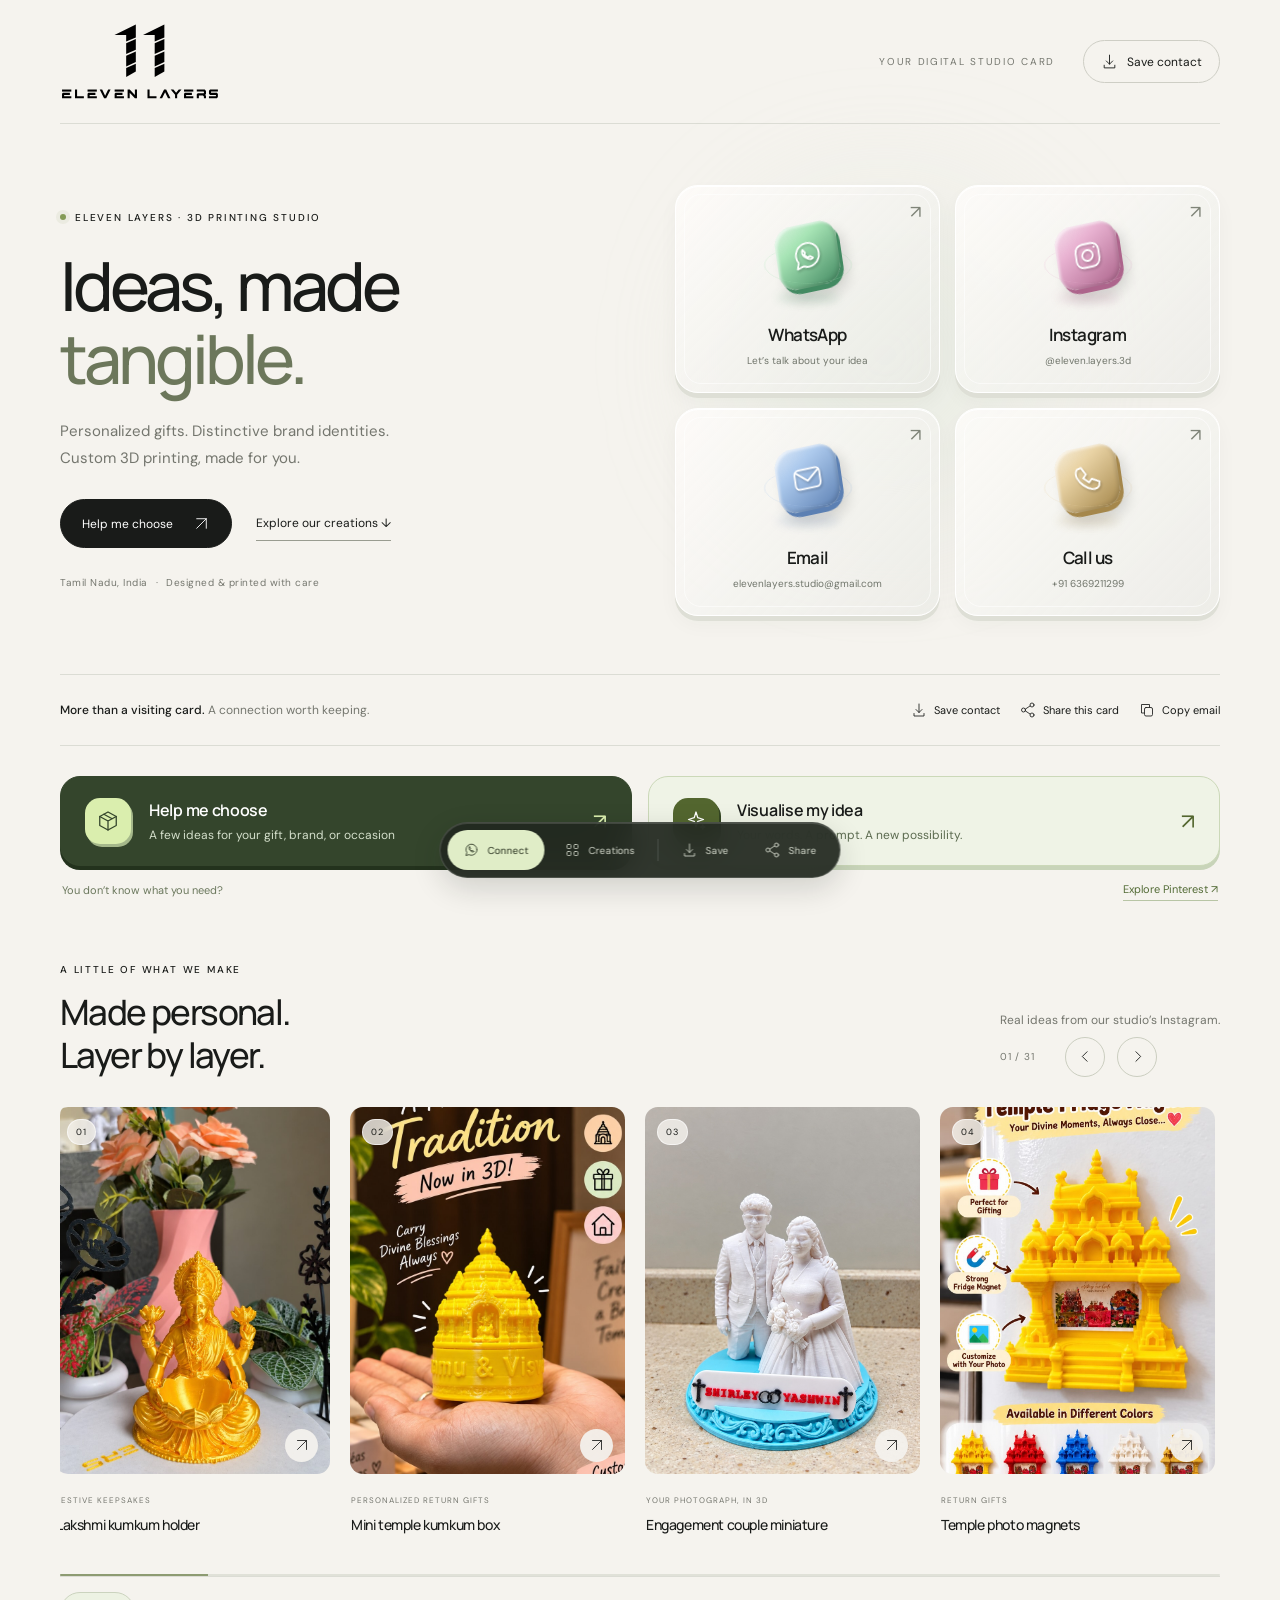
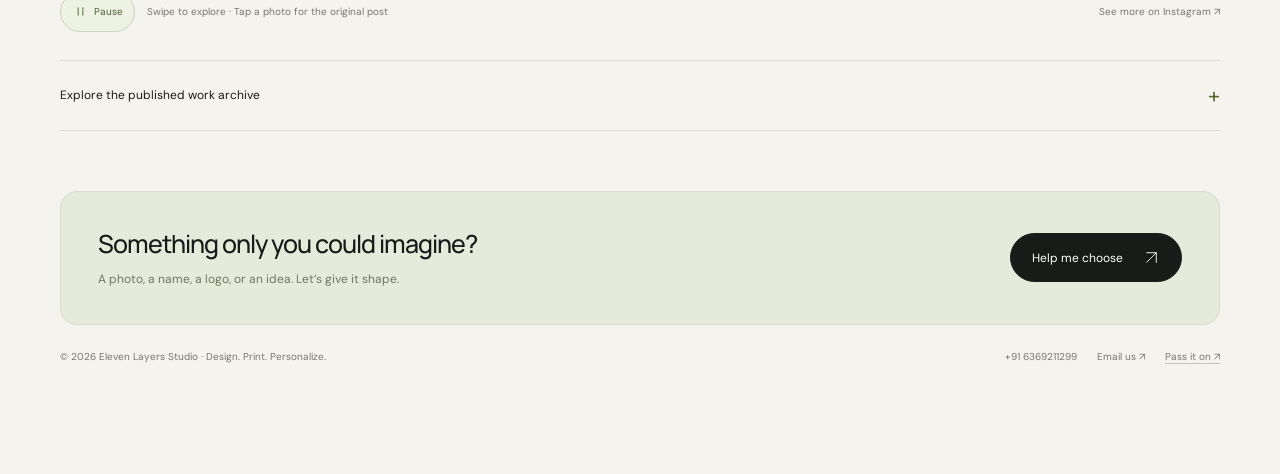
<file: index.html>
<!DOCTYPE html><html lang="en"><head><meta charset="utf-8"><meta name="viewport" content="width=device-width,initial-scale=1"><meta name="theme-color" content="#f5f3ee"><title>Eleven Layers — Your digital studio card</title><meta name="description" content="Connect with Eleven Layers in one tap. Personalized 3D printed gifts, miniatures, logos and custom creations. Tamil Nadu, India."><link rel="preconnect" href="https://fonts.googleapis.com"><link rel="preconnect" href="https://fonts.gstatic.com" crossorigin><link href="https://fonts.googleapis.com/css2?family=DM+Sans:wght@400;500;600;700&family=Manrope:wght@400;500;600;700;800&display=swap" rel="stylesheet"><style>
:root{--paper:#f5f3ee;--ink:#191b19;--muted:#74766e;--line:#dbdcd4;--lime:#daeeae;--accent:#53662f}*{box-sizing:border-box}html{scroll-behavior:smooth;scroll-padding-top:25px}body{margin:0;background:var(--paper);color:var(--ink);font-family:'DM Sans',sans-serif;-webkit-font-smoothing:antialiased;padding-bottom:100px}button,input,select,textarea{font:inherit}button,a{-webkit-tap-highlight-color:transparent}button{cursor:pointer;color:inherit}a{color:inherit;text-decoration:none}button:focus-visible,a:focus-visible,summary:focus-visible,select:focus-visible,textarea:focus-visible,.product-track:focus-visible{outline:3px solid #698c34;outline-offset:5px}::selection{background:var(--lime)}.wrap{max-width:1320px;margin:auto;padding:0 60px}.skip{position:fixed;top:-100px;left:20px;padding:15px;background:var(--ink);color:white;z-index:30}.skip:focus{top:15px}.header{min-height:124px;display:flex;align-items:center;justify-content:space-between;gap:20px;border-bottom:1px solid var(--line)}.brand{width:160px;display:block}.brand svg{display:block;width:100%;height:auto}.header-right{display:flex;align-items:center;gap:28px}.micro{font-size:10px;letter-spacing:1.7px;text-transform:uppercase}.header-right>.micro{color:var(--muted)}.plain-button{display:inline-flex;align-items:center;gap:9px;background:none;border:1px solid #cecec5;border-radius:50px;padding:12px 17px;font-size:12px;transition:background .2s}.plain-button:hover{background:white}.plain-button svg{width:17px;height:17px}.hero{display:grid;grid-template-columns:1fr 1fr;gap:70px;align-items:center;padding:58px 0 56px;min-height:550px;position:relative}.eyebrow{font-size:10px;font-weight:500;letter-spacing:1.8px;display:flex;align-items:center;gap:9px;text-transform:uppercase}.status-dot{width:6px;height:6px;background:#849b56;border-radius:50%;box-shadow:0 0 0 4px #849b5616}h1{font-family:Manrope,sans-serif;font-size:clamp(55px,5.3vw,74px);font-weight:500;line-height:1.08;letter-spacing:-4px;margin:25px 0 22px}h1>span{display:block;color:#6c775b}.intro{font-size:15px;line-height:1.85;color:var(--muted);max-width:360px;margin:0}.hero-actions{display:flex;align-items:center;gap:24px;margin-top:26px}.button{border:1px solid var(--ink);border-radius:50px;padding:15px 21px;display:inline-flex;align-items:center;justify-content:center;gap:20px;background:var(--ink);color:white;font-size:12px;transition:transform .2s,background .2s}.button:hover{background:#363b31;transform:translateY(-2px)}.button svg{width:17px;height:17px}.text-link{background:none;border:0;border-bottom:1px solid #999c90;padding:9px 0;font-size:12px;display:inline-flex;align-items:center;gap:8px}.text-link:hover{color:var(--accent)}.text-link svg{width:15px;height:15px}.location{font-size:10px;color:var(--muted);letter-spacing:.5px;margin-top:28px;display:flex;align-items:center;gap:8px}.contact-grid{display:grid;grid-template-columns:repeat(2,minmax(0,1fr));gap:15px;perspective:1000px;position:relative}.contact-grid:before{content:'';position:absolute;width:300px;height:300px;border-radius:50%;background:#dce4d66b;filter:blur(65px);top:20px;left:60px;z-index:-1}.contact-tile{--c1:#a0c5e9;--c2:#547da9;--soft:#e4edf8;--rx:0deg;--ry:0deg;display:flex;align-items:center;flex-direction:column;justify-content:center;position:relative;min-height:208px;border-radius:23px;border:1px solid #fff;background:linear-gradient(135deg,#fffdfbc9,#e9eae5a8);box-shadow:inset 0 1px 0 white,0 5px 0 #dedfd6,0 9px 20px #292e1a09;transform:rotateX(var(--rx)) rotateY(var(--ry));transform-style:preserve-3d;transition:transform .25s,box-shadow .25s,border-color .25s;isolation:isolate}.contact-tile:before{content:'';position:absolute;inset:8px;border:1px solid #fff8;border-radius:17px;pointer-events:none}.contact-tile:hover{box-shadow:inset 0 1px 0 white,0 7px 0 #dedfd6,0 17px 27px #292e1a12;border-color:var(--c1)}.contact-tile:active{transform:translateY(4px);box-shadow:0 1px 0 #dedfd6}.wa{--c1:#a7e4b5;--c2:#438a62;--soft:#dbeede}.ig{--c1:#e9b3d2;--c2:#ad658c;--soft:#efdfed}.mail{--c1:#adcaed;--c2:#5c80b3;--soft:#dfE7f2}.phone{--c1:#e9d3a5;--c2:#a5874b;--soft:#f1e9d6}.tile-arrow{position:absolute;right:18px;top:14px;font-size:18px;color:#7f8478;transform:translateZ(14px)}.icon-stage{width:100px;height:100px;display:grid;place-items:center;position:relative;margin:0 auto 13px;transform-style:preserve-3d}.icon-cube{display:grid;place-items:center;width:65px;height:65px;border-radius:19px;color:#fff;position:relative;background:linear-gradient(145deg,#ffffffce -25%,var(--c1) 32%,var(--c2) 100%);box-shadow:inset 2px 2px 3px #fff9,inset -2px -2px 4px #0002,3px 5px 0 var(--c2),7px 11px 14px #0002;transform:translateY(-4px) rotate(-12deg) rotateY(-16deg) rotateX(13deg);animation:float-icon 5s ease-in-out infinite;z-index:2}.ig .icon-cube{animation-delay:-1.1s}.mail .icon-cube{animation-delay:-2.2s}.phone .icon-cube{animation-delay:-3.1s}.icon-cube svg{width:35px;height:35px;filter:drop-shadow(1px 2px 1px #0003)}.icon-shadow{position:absolute;width:62px;height:11px;bottom:7px;background:var(--c2);opacity:.18;border-radius:50%;filter:blur(5px)}.orbit{position:absolute;width:88px;height:88px;border:1px solid var(--c1);opacity:.28;border-radius:50%;transform:rotateX(65deg) rotate(-25deg);bottom:1px}.tile-text{display:flex;flex-direction:column;text-align:center;gap:7px;position:relative;transform:translateZ(18px);padding:0 10px}.tile-text strong{font-family:Manrope,sans-serif;font-size:17px;font-weight:600;letter-spacing:-.6px}.tile-text>span{font-size:10px;color:#70756b;line-height:1.5;overflow-wrap:anywhere}.save-strip{display:flex;justify-content:space-between;align-items:center;gap:25px;padding:21px 0;border-top:1px solid var(--line);border-bottom:1px solid var(--line)}.save-strip p{font-size:12px;margin:0;line-height:1.7;color:var(--muted)}.save-strip p strong{color:var(--ink);font-weight:500}.strip-actions{display:flex;gap:20px;align-items:center}.strip-actions button{border:0;background:none;display:flex;align-items:center;gap:7px;padding:6px 0;font-size:11px;white-space:nowrap}.strip-actions svg{width:16px;height:16px}.strip-actions button:hover{color:var(--accent)}.work{padding:60px 0 25px}.work-header{display:flex;justify-content:space-between;align-items:flex-end;gap:30px;margin-bottom:25px}.section-heading{font-family:Manrope,sans-serif;font-size:35px;font-weight:500;line-height:1.23;letter-spacing:-1.6px;margin:15px 0 0}.work-intro{font-size:12px;color:var(--muted);line-height:1.8;margin:0 0 5px}.carousel-tools{display:flex;align-items:center;gap:12px;flex-shrink:0}.carousel-tools button{border:1px solid #cbcec0;width:40px;height:40px;border-radius:50%;background:transparent;display:grid;place-items:center;transition:background .2s}.carousel-tools button:hover{background:var(--lime)}.carousel-tools button:disabled{opacity:.3;cursor:default}.carousel-tools svg{width:17px;height:17px}.counter{font-size:10px;letter-spacing:.8px;color:var(--muted);margin-right:7px;font-variant-numeric:tabular-nums;min-width:46px}.product-track{display:flex;gap:20px;overflow-x:auto;scroll-snap-type:x mandatory;scrollbar-width:none;padding:5px 0 22px;overscroll-behavior-x:contain;border-radius:14px;touch-action:pan-x pan-y;cursor:grab}.product-track::-webkit-scrollbar{display:none}.product-track.dragging{cursor:grabbing;scroll-snap-type:none;user-select:none}.product-slide{flex:0 0 calc((100% - 60px)/4);min-width:0;scroll-snap-align:start}.product-photo{display:block;position:relative;aspect-ratio:3/4;border-radius:13px;overflow:hidden;background:#e2e2da}.product-photo img{width:100%;height:100%;object-fit:cover;display:block;transition:transform .5s}.product-photo:hover img{transform:scale(1.025)}.photo-number{position:absolute;top:12px;left:12px;background:#f5f3eecc;backdrop-filter:blur(7px);border:1px solid #fff9;font-size:9px;letter-spacing:1px;padding:6px 8px;border-radius:50px}.open-photo{position:absolute;bottom:12px;right:12px;width:33px;height:33px;border-radius:50%;background:#f5f3eeee;display:grid;place-items:center}.open-photo svg{width:16px;height:16px}.product-caption{padding:13px 1px 0}.product-caption>span{font-size:8px;text-transform:uppercase;letter-spacing:1px;color:var(--muted)}.product-caption h3{font-family:Manrope,sans-serif;font-weight:500;font-size:14px;line-height:1.5;letter-spacing:-.4px;margin:6px 0 0}.carousel-footer{display:flex;justify-content:space-between;align-items:center;gap:20px;border-top:1px solid var(--line);padding-top:15px;font-size:10px;color:var(--muted)}.carousel-footer .text-link{font-size:10px;border:0}.progress-track{height:2px;background:#e0e1d8;margin-top:17px;overflow:hidden;border-radius:2px}.progress-fill{height:100%;width:10%;background:#8d9b72;transition:width .15s}.work-archive{border-top:1px solid var(--line);border-bottom:1px solid var(--line);margin:28px 0 0}.work-archive summary{list-style:none;display:flex;align-items:center;justify-content:space-between;gap:20px;padding:20px 0;font-size:12px;cursor:pointer}.work-archive summary::-webkit-details-marker{display:none}.archive-plus{font-size:22px;font-weight:400;color:var(--accent)}.work-archive[open] .archive-plus{transform:rotate(45deg)}.archive-intro,.archive-note{font-size:12px;line-height:1.8;color:var(--muted)}.archive-intro{margin:0 0 22px}.archive-grid{display:grid;grid-template-columns:1fr 1fr;gap:30px 45px}.archive-group h3{font-size:16px;font-family:Manrope;font-weight:500;margin:0 0 10px}.archive-group ul{list-style:none;padding:0;margin:0}.archive-group li a{font-size:12px;color:var(--muted);display:flex;justify-content:space-between;gap:12px;padding:9px 0;line-height:1.5}.archive-group li a:hover{color:var(--accent)}.archive-note{padding:10px 0}.archive-inquiry{background:none;border:0;border-bottom:1px solid var(--accent);padding:0;color:var(--accent);font-size:12px}.invitation{display:flex;align-items:center;justify-content:space-between;gap:30px;padding:34px 37px;margin:35px 0 0;background:#e5eadb;border:1px solid #d7ddcc;border-radius:17px}.invitation h2{font-family:Manrope;font-size:25px;font-weight:500;letter-spacing:-1px;margin:0 0 8px}.invitation p{font-size:12px;color:#6e7861;margin:0;line-height:1.8}.invitation .button{white-space:nowrap}.footer{display:flex;justify-content:space-between;gap:25px;padding:25px 0 10px;font-size:10px;color:var(--muted)}.footer button{border:0;border-bottom:1px solid #c0c4b5;background:none;padding:0;font-size:10px;color:var(--muted)}.footer-links{display:flex;gap:20px}.dock{position:fixed;bottom:22px;left:50%;transform:translateX(-50%);display:flex;align-items:center;gap:4px;padding:7px;border:1px solid #ffffff29;border-radius:50px;background:#222820ed;backdrop-filter:blur(16px);box-shadow:0 10px 30px #1a21162a,inset 0 1px 0 #fff2;z-index:10}.dock a,.dock button{border:0;background:none;color:#d2d7ca;display:flex;align-items:center;gap:8px;border-radius:50px;padding:12px 16px;font-size:10px;white-space:nowrap;transition:background .2s}.dock .active,.dock a:hover,.dock button:hover{background:#e0edc7;color:#293220}.dock svg{width:16px;height:16px}.dock-divider{height:22px;width:1px;background:#fff2;margin:0 3px}dialog{border:1px solid var(--line);border-radius:17px;padding:30px;width:min(460px,calc(100% - 32px));max-height:90dvh;background:var(--paper);color:var(--ink)}dialog::backdrop{background:#1f241bc9;backdrop-filter:blur(8px)}.dialog-top{display:flex;align-items:center;justify-content:space-between}.close{width:34px;height:34px;border:1px solid #ccd0c1;background:none;border-radius:50%;font-size:23px}.dialog-title{font-family:Manrope;font-size:31px;font-weight:500;letter-spacing:-1.3px;margin:20px 0 13px}.dialog-copy{font-size:13px;color:var(--muted);line-height:1.7}label{display:block;font-size:12px;margin:18px 0 8px}select,textarea{width:100%;border:1px solid #d2d6c7;background:#fffdf8;border-radius:7px;padding:12px;color:var(--ink);font-size:14px}textarea{resize:vertical;min-height:90px}form .button{width:100%;margin-top:20px}.form-note{font-size:10px;color:var(--muted);text-align:center;line-height:1.7;margin:12px 0 0}.toast{position:fixed;bottom:100px;left:50%;transform:translateX(-50%);padding:13px 20px;background:#232a1e;color:white;border-radius:30px;font-size:12px;z-index:30;max-width:90%;width:max-content;box-shadow:0 5px 20px #0002}.toast:empty{display:none}.sr-only{position:absolute;width:1px;height:1px;padding:0;margin:-1px;overflow:hidden;clip:rect(0,0,0,0);white-space:nowrap;border:0}@keyframes float-icon{50%{transform:translateY(-10px) rotate(-7deg) rotateY(-10deg) rotateX(9deg)}}@media(max-width:1050px){.wrap{padding:0 35px}.hero{gap:35px}h1{font-size:57px;letter-spacing:-3.2px}.contact-tile{min-height:190px}.product-slide{flex-basis:calc((100% - 40px)/3)}}@media(max-width:700px){body{padding-bottom:100px}.wrap{padding:0 23px}.header{min-height:100px}.brand{width:125px}.header-right>.micro{display:none}.plain-button{font-size:10px;padding:10px 13px}.hero{grid-template-columns:1fr;gap:29px;padding:33px 0;min-height:auto}.eyebrow{font-size:8px;letter-spacing:1.5px}h1{font-size:56px;letter-spacing:-3.4px;margin:20px 0 17px}.intro{font-size:13px;max-width:310px}.hero-actions{margin-top:20px;gap:22px}.button{font-size:11px;padding:14px 18px;gap:14px}.text-link{font-size:11px}.location{margin-top:21px;font-size:9px}.contact-grid{gap:13px}.contact-tile{min-height:175px;border-radius:20px}.icon-stage{width:85px;height:84px;margin:0 0 9px}.icon-cube{width:55px;height:55px;border-radius:16px}.icon-cube svg{width:30px;height:30px}.orbit{width:73px;height:73px}.tile-text{gap:5px;padding:0 8px}.tile-text strong{font-size:15px}.tile-text>span{font-size:9px}.tile-arrow{font-size:15px;right:15px;top:12px}.save-strip{display:block;padding:19px 0}.save-strip p{font-size:11px}.strip-actions{margin-top:13px;justify-content:space-between;gap:10px}.strip-actions button{font-size:10px;gap:6px}.work{padding:38px 0 15px}.work-header{align-items:flex-end;gap:12px;margin-bottom:22px}.section-heading{font-size:29px;letter-spacing:-1.4px;margin-top:12px}.work-intro{display:none}.carousel-tools{gap:7px}.carousel-tools button{width:32px;height:32px}.counter{font-size:8px;min-width:35px;margin:0}.product-track{gap:15px;overflow:visible;overflow-x:auto;margin-right:-23px;padding-right:23px;border-radius:10px 0 0 10px}.product-slide{flex-basis:70%;scroll-snap-align:start}.product-photo{border-radius:12px}.product-caption h3{font-size:15px}.product-caption>span{font-size:8px}.carousel-footer{font-size:9px;gap:10px}.carousel-footer .text-link{font-size:9px}.archive-grid{grid-template-columns:1fr;gap:26px}.archive-group h3{font-size:15px}.archive-group li a{font-size:11px}.work-archive summary{font-size:11px}.invitation{display:block;padding:27px 24px;margin-top:27px}.invitation h2{font-size:25px}.invitation p{font-size:11px}.invitation .button{margin-top:20px}.footer{flex-direction:column;gap:16px;font-size:9px;line-height:1.8}.footer-links{justify-content:space-between;font-size:9px}.footer button{font-size:9px}.dock{bottom:16px;padding:6px;gap:0;max-width:calc(100% - 30px)}.dock a,.dock button{padding:12px 13px;gap:6px;font-size:9px}.dock svg{width:15px;height:15px}.dock-divider{margin:0 1px}.toast{bottom:95px;font-size:11px}dialog{padding:25px}.dialog-title{font-size:29px}}@media(max-width:360px){.wrap{padding:0 18px}h1{font-size:49px}.contact-tile{min-height:165px}.tile-text>span{font-size:8px}.dock a,.dock button{padding:11px 10px}.product-track{margin-right:-18px;padding-right:18px}.counter{display:none}}@media(prefers-reduced-motion:reduce){html{scroll-behavior:auto}*,*:before,*:after{animation:none!important;transition:none!important}.contact-tile{transform:none!important}}
@media(max-width:700px){.contact-grid:before{width:220px;height:240px;left:30px}.hero{gap:24px}.hero h1{font-size:48px;letter-spacing:-2.8px;margin:17px 0 16px}.hero-actions{display:none}.location{margin-top:16px}.intro{font-size:12px;line-height:1.8}.contact-tile{min-height:160px}.icon-stage{height:76px;margin-bottom:8px}}
.idea-button{display:flex;align-items:center;gap:18px;margin:30px 0 0;padding:21px 24px;background:#e4ecd7;border:1px solid #c9d7b8;border-radius:20px;box-shadow:0 4px 0 #c8d4b9;transition:transform .2s,box-shadow .2s,background .2s}.idea-button:hover{transform:translateY(-3px);background:#eaf2dd;box-shadow:0 7px 0 #c8d4b9}.idea-icon{display:grid;place-items:center;flex:none;width:46px;height:46px;border-radius:15px;background:#53662f;color:#fff;box-shadow:2px 3px 0 #344522}.idea-icon svg{width:24px;height:24px}.idea-copy{display:flex;flex-direction:column;gap:5px;min-width:0}.idea-copy strong{font-family:Manrope,sans-serif;font-size:16px;font-weight:600;letter-spacing:-.3px}.idea-copy span{font-size:12px;line-height:1.5;color:#5c6b50}.idea-arrow{margin-left:auto;font-size:22px;color:#53662f}.idea-button:focus-visible{outline:3px solid #698c34;outline-offset:5px}@media(max-width:700px){.idea-button{margin-top:24px;padding:18px;gap:14px;border-radius:17px}.idea-icon{width:40px;height:40px;border-radius:13px}.idea-copy strong{font-size:14px}.idea-copy span{font-size:11px}.idea-arrow{font-size:19px}}

.discovery-actions{display:grid;grid-template-columns:1fr 1fr;gap:16px;margin-top:30px}.discovery-actions .idea-button{margin:0}.choose-entry{width:100%;text-align:left;background:#34452c;border-color:#34452c;color:#fff;box-shadow:0 4px 0 #23321d}.choose-entry:hover{background:#415337;box-shadow:0 7px 0 #23321d}.choose-entry .idea-icon{background:#daeeae;color:#34452c;box-shadow:2px 3px 0 #a5b88b}.choose-entry .idea-copy span{color:#d4dfcb}.choose-entry .idea-arrow{color:#daeeae}
#project-dialog{width:min(700px,calc(100% - 24px));padding:0;max-height:calc(100dvh - 24px);overflow:hidden;border-radius:23px}#project-dialog[open]{display:flex;flex-direction:column}#project-dialog [hidden]{display:none!important}#project-dialog .dialog-top{padding:18px 25px;border-bottom:1px solid var(--line);flex-shrink:0}#project-dialog .dialog-top .eyebrow{font-size:9px}#project-dialog .close{flex-shrink:0}#project-form{display:flex;flex-direction:column;min-height:0;margin:0;overflow:hidden}.choose-body{padding:0 26px 22px;overflow-y:auto;overscroll-behavior:contain;scrollbar-width:thin;min-height:0}#project-dialog .dialog-title{margin:23px 0 10px;font-size:32px;outline:none}#project-dialog .dialog-copy{margin:0 0 21px;font-size:13px}.choose-progress{display:flex;gap:6px;width:68px;margin-left:auto;margin-right:18px}.choose-progress span{height:3px;border-radius:5px;flex:1;background:#d5d8cc}.choose-progress span.is-current{background:#738b4e}.choose-categories,.choose-example-fieldset,#choose-details{border:0;padding:0;margin:0;min-width:0}.choice-options{display:grid;grid-template-columns:1fr 1fr;gap:10px}.choice-card,.example-card{display:block;position:relative;margin:0;cursor:pointer}.choice-radio{position:absolute;width:1px;height:1px;opacity:0;pointer-events:none}.choice-surface{display:flex;flex-direction:column;gap:5px;min-height:76px;border:1px solid #d3d8ca;border-radius:13px;background:#fffdf8;padding:15px 17px;transition:border-color .18s,background .18s,box-shadow .18s}.choice-surface strong{font-size:13px;font-weight:600}.choice-surface small{font-size:10px;line-height:1.5;color:var(--muted)}.choice-radio:checked+.choice-surface{border-color:#71894c;background:#edf3e2;box-shadow:inset 0 0 0 1px #71894c}.choice-radio:focus-visible+.choice-surface,.choice-radio:focus-visible+.example-surface{outline:3px solid #698c34;outline-offset:3px}.choice-surface:hover{border-color:#8c9d75}.choose-unsure,.choose-open{display:flex;align-items:center;gap:9px;font-size:12px;margin:14px 0 0;min-height:32px;cursor:pointer}.choose-unsure input,.choose-open input{accent-color:#53662f;min-width:16px;min-height:16px;margin:0}.choose-example-fieldset{margin-top:20px}.choose-example-fieldset legend{font-size:12px;font-weight:500;padding:0;margin-bottom:11px;width:100%}.choose-example-fieldset legend span{font-size:10px;font-weight:400;color:var(--muted)}.choose-examples{display:grid;grid-template-columns:repeat(3,minmax(0,1fr));gap:11px}.example-surface{height:100%;display:flex;flex-direction:column;overflow:hidden;border:1px solid #d3d8ca;border-radius:12px;background:#fffdf8;transition:border-color .18s,box-shadow .18s}.example-surface img{display:block;width:100%;height:105px;object-fit:cover;object-position:center}.example-surface span{display:block;padding:10px 11px;font-size:11px;line-height:1.45;font-weight:500}.choice-radio:checked+.example-surface{border-color:#71894c;box-shadow:0 0 0 2px #71894c;background:#edf3e2}.choose-example-note{font-size:10px;line-height:1.6;color:var(--muted);margin:9px 0 0}.choose-footer{padding:17px 26px 19px;flex-shrink:0;border-top:1px solid var(--line);background:#f5f3ee}#project-dialog .choose-footer .button{margin:0;width:100%;min-height:48px}.choose-footer .form-note{margin:9px 0 0;line-height:1.5}.choose-back{display:inline-flex;align-items:center;gap:6px;border:0;padding:5px 0;background:none;font-size:11px;color:#53662f}.choose-summary{font-size:12px;line-height:1.7;padding:13px 15px;background:#e8eedf;border:1px solid #d4ddc7;border-radius:12px;margin:13px 0 2px}.choose-summary strong{font-weight:500}.choose-fields{display:grid;grid-template-columns:1fr 1fr;gap:14px}.choose-fields label,#choose-details>label{font-size:12px;margin:17px 0 8px}.choose-optional{font-size:10px;color:var(--muted);font-weight:400}#choose-details input{display:block;width:100%;min-width:0;min-height:45px;border:1px solid #d2d6c7;background:#fffdf8;border-radius:8px;padding:11px 12px;color:var(--ink);font:inherit;font-size:13px}#choose-details textarea{min-height:86px;font-size:13px}#choose-details input:focus-visible{outline:3px solid #698c34;outline-offset:2px}.choose-reference-note{font-size:11px;line-height:1.7;color:var(--muted);margin:15px 0 0}.choose-send svg{flex-shrink:0}
@media(max-width:700px){.discovery-actions{grid-template-columns:1fr;gap:14px;margin-top:24px}#project-dialog .dialog-top{padding:15px 19px}.choose-body{padding:0 19px 19px}#project-dialog .dialog-title{font-size:26px;letter-spacing:-1px;margin-top:20px}#project-dialog .dialog-copy{font-size:12px;margin-bottom:17px}.choice-surface{min-height:73px;padding:13px}.choice-surface strong{font-size:12px}.choice-surface small{font-size:9px}.choose-examples{gap:8px}.example-surface img{height:88px}.example-surface span{padding:8px;font-size:10px}.choose-footer{padding:14px 19px 16px}.choose-fields{gap:11px}#choose-details input{font-size:12px;padding:11px 9px}#project-dialog .choose-send{font-size:11px;gap:13px}.choose-progress{width:46px;margin-right:12px}}@media(max-width:360px){.choice-surface{padding:11px}.example-surface img{height:74px}.choose-fields{grid-template-columns:1fr;gap:0}}

.visualise-entry{background:#eff3e6;border-color:#cbd8b8}.visualise-entry .idea-icon{background:#53662f}.inspiration-link{display:flex;align-items:center;justify-content:space-between;gap:15px;padding:14px 2px 2px;color:#6b785d;font-size:11px;line-height:1.8}.inspiration-link span{color:#536b36;border-bottom:1px solid #b8c5a5;white-space:nowrap}@media(max-width:700px){.inspiration-link{font-size:10px;align-items:flex-start}.inspiration-link span{font-size:10px}}

.product-track.has-autoplay{scroll-snap-type:none;scroll-behavior:auto}.carousel-footer{flex-wrap:wrap}.carousel-footer-left{display:flex;align-items:center;gap:12px;flex:1;min-width:200px}.carousel-footer-left>span{line-height:1.7}.carousel-autoplay{display:inline-flex;align-items:center;justify-content:center;gap:6px;min-height:40px;min-width:75px;padding:8px 11px;flex-shrink:0;border:1px solid #cbd3be;border-radius:24px;background:#edf2e3;color:#4c6236;font-size:10px}.carousel-autoplay:hover{background:#e0ebcc}.carousel-autoplay svg{width:15px;height:15px}.carousel-autoplay:disabled{cursor:default;opacity:.65}.carousel-footer>.text-link{white-space:nowrap}@media(max-width:700px){.carousel-footer-left{gap:9px;min-width:190px}.carousel-autoplay{font-size:9px;min-width:67px;padding:7px 9px}.carousel-autoplay svg{width:13px;height:13px}}
</style></head><body id="top"><a href="#main" class="skip">Skip to content</a><div class="wrap"><header class="header"><a class="brand" href="#top" aria-label="Eleven Layers home"><svg xmlns="http://www.w3.org/2000/svg" viewBox="75 315 1110 550" aria-hidden="true">
  
  
  <g fill="#000000">
    <path id="symbol-0-1" d="M 453,405 L 601,332 L 601,422 L 534,451 L 534,405 Z"/>
    <path id="symbol-0-2" d="M 534,463 L 601,433 L 601,507 L 534,537 Z"/>
    <path id="symbol-0-3" d="M 534,549 L 601,519 L 601,593 L 534,623 Z"/>
    <path id="symbol-0-4" d="M 534,635 L 601,605 L 601,659 L 534,696 Z"/>
    <path id="symbol-198-1" d="M 651,405 L 799,332 L 799,422 L 732,451 L 732,405 Z"/>
    <path id="symbol-198-2" d="M 732,463 L 799,433 L 799,507 L 732,537 Z"/>
    <path id="symbol-198-3" d="M 732,549 L 799,519 L 799,593 L 732,623 Z"/>
    <path id="symbol-198-4" d="M 732,635 L 799,605 L 799,659 L 732,696 Z"/>
    <path id="e1-cap" d="M 89,783.5 L 153.5,783.5 L 153.5,798 L 89,798 Z"/>
    <path id="e1-body" d="M 94.6,806.25 L 143.5,806.25 L 143.5,820.75 L 103.5,820.75 L 103.5,829.75 L 153.5,829.75 L 153.5,844.25 L 89,844.25 L 89,812.25 Z"/>
    <path id="l1" d="M 179,783.5 L 193.5,783.5 L 193.5,829.75 L 240.5,829.75 L 240.5,844.25 L 179,844.25 Z"/>
    <path id="e2-cap" d="M 266,783.5 L 330.5,783.5 L 330.5,798 L 266,798 Z"/>
    <path id="e2-body" d="M 271.6,806.25 L 320.5,806.25 L 320.5,820.75 L 280.5,820.75 L 280.5,829.75 L 330.5,829.75 L 330.5,844.25 L 266,844.25 L 266,812.25 Z"/>
    <path id="v" d="M 350.5,783.5 L 367.5,783.5 L 388.2,826.4 L 409,783.5 L 426,783.5 L 395.5,844.25 L 380.9,844.25 Z"/>
    <path id="e3-cap" d="M 454,783.5 L 518.5,783.5 L 518.5,798 L 454,798 Z"/>
    <path id="e3-body" d="M 459.6,806.25 L 508.5,806.25 L 508.5,820.75 L 468.5,820.75 L 468.5,829.75 L 518.5,829.75 L 518.5,844.25 L 454,844.25 L 454,812.25 Z"/>
    <path id="n" d="M 544,783.5 L 558.5,783.5 L 594.5,822.35 L 594.5,783.5 L 609,783.5 L 609,844.25 L 594.5,844.25 L 558.5,805.4 L 558.5,844.25 L 544,844.25 Z"/>
    <path id="l2" d="M 682,783.5 L 696.5,783.5 L 696.5,829.75 L 744.5,829.75 L 744.5,844.25 L 682,844.25 Z"/>
    <path id="a" d="M 797,783.5 L 811.6,783.5 L 841.2,844.25 L 824.2,844.25 L 804.3,802.5 L 783.4,844.25 L 766.4,844.25 Z"/>
    <path id="y" d="M 843.1,783.5 L 862,783.5 L 880.5,805.75 L 899,783.5 L 917.9,783.5 L 887.75,820.5 L 887.75,844.25 L 873.25,844.25 L 873.25,820.5 Z"/>
    <path id="e4-cap" d="M 935.5,783.5 L 1000,783.5 L 1000,798 L 935.5,798 Z"/>
    <path id="e4-body" d="M 941.1,806.25 L 990,806.25 L 990,820.75 L 950,820.75 L 950,829.75 L 1000,829.75 L 1000,844.25 L 935.5,844.25 L 935.5,812.25 Z"/>
    <path id="r" d="M 1024,783.5 L 1079.25,783.5 L 1084.25,788.5 L 1088,795 L 1088,812 L 1083.5,820.25 L 1088,829.5 L 1088,844.25 L 1073.5,844.25 L 1073.5,832.25 L 1066.5,825.25 L 1038.5,825.25 L 1038.5,844.25 L 1024,844.25 L 1024,816.5 L 1030.75,809.75 L 1071.5,809.75 L 1073.5,807.75 L 1073.5,800 L 1071.5,798 L 1024,798 Z"/>
    <path id="s" d="M 1116,783.5 L 1170.5,783.5 L 1170.5,798 L 1124.25,798 L 1122.75,799.5 L 1122.75,804.75 L 1124.25,806.25 L 1163.75,806.25 L 1170.5,814 L 1170.5,835.25 L 1163.5,844.25 L 1108.5,844.25 L 1108.5,829.75 L 1155.75,829.75 L 1157,828.25 L 1157,822.25 L 1155.75,820.75 L 1116,820.75 L 1108.5,813 L 1108.5,792 Z"/>
  </g>
</svg>
</a><div class="header-right"><span class="micro">Your digital studio card</span><button class="plain-button" data-save><svg viewBox="0 0 32 32" fill="none" stroke="currentColor" stroke-width="1.7" stroke-linecap="round" stroke-linejoin="round" aria-hidden="true"><path d="M16 4v17m-6-6 6 6 6-6M6 23v5h20v-5"/></svg> Save contact</button></div></header>
<main id="main"><section class="hero" id="connect" aria-labelledby="hero-title"><div class="hero-copy"><div class="eyebrow"><span class="status-dot"></span>Eleven Layers · 3D printing studio</div><h1 id="hero-title">Ideas, made<span>tangible.</span></h1><p class="intro">Personalized gifts. Distinctive brand identities.<br>Custom 3D printing, made for you.</p><div class="hero-actions"><button class="button" data-choose>Help me choose <svg viewBox="0 0 32 32" fill="none" stroke="currentColor" stroke-width="1.7" stroke-linecap="round" stroke-linejoin="round" aria-hidden="true"><path d="M7 25 25 7M7 7h18v18"/></svg></button><a class="text-link" href="#work">Explore our creations ↓</a></div><div class="location">Tamil Nadu, India <span aria-hidden="true">·</span> Designed & printed with care</div></div><div class="contact-grid" aria-label="Connect with Eleven Layers"><a class="contact-tile wa" href="https://wa.me/916369211299" aria-label="Chat on WhatsApp Business" target="_blank" rel="noopener noreferrer"><span class="tile-arrow">↗</span><span class="icon-stage"><span class="icon-shadow"></span><span class="icon-cube"><svg viewBox="0 0 32 32" fill="none" stroke="currentColor" stroke-width="1.7" stroke-linecap="round" stroke-linejoin="round" aria-hidden="true"><path d="M27 15.5a11 11 0 0 1-16 9.8L5 27l1.7-5.8A11 11 0 1 1 27 15.5Z"/><path d="M12 10c-4 4 6 13 9 9l-3-2-2 1-3-3 1-2-2-3Z"/></svg></span><span class="orbit"></span></span><span class="tile-text"><strong>WhatsApp</strong><span>Let’s talk about your idea</span></span></a><a class="contact-tile ig" href="https://www.instagram.com/eleven.layers.3d/" aria-label="Open Eleven Layers Instagram" target="_blank" rel="noopener noreferrer"><span class="tile-arrow">↗</span><span class="icon-stage"><span class="icon-shadow"></span><span class="icon-cube"><svg viewBox="0 0 32 32" fill="none" stroke="currentColor" stroke-width="1.7" stroke-linecap="round" stroke-linejoin="round" aria-hidden="true"><rect x="5" y="5" width="22" height="22" rx="7"/><circle cx="16" cy="16" r="5"/><circle cx="23" cy="9" r="1" fill="currentColor" stroke="none"/></svg></span><span class="orbit"></span></span><span class="tile-text"><strong>Instagram</strong><span>@eleven.layers.3d</span></span></a><a class="contact-tile mail" href="mailto:elevenlayers.studio@gmail.com" aria-label="Email Eleven Layers Studio"><span class="tile-arrow">↗</span><span class="icon-stage"><span class="icon-shadow"></span><span class="icon-cube"><svg viewBox="0 0 32 32" fill="none" stroke="currentColor" stroke-width="1.7" stroke-linecap="round" stroke-linejoin="round" aria-hidden="true"><rect x="4" y="7" width="24" height="18" rx="4"/><path d="m5 9 11 9L27 9"/></svg></span><span class="orbit"></span></span><span class="tile-text"><strong>Email</strong><span>elevenlayers.studio@gmail.com</span></span></a><a class="contact-tile phone" href="tel:+916369211299" aria-label="Call Eleven Layers Studio at +91 6369211299"><span class="tile-arrow">↗</span><span class="icon-stage"><span class="icon-shadow"></span><span class="icon-cube"><svg viewBox="0 0 32 32" fill="none" stroke="currentColor" stroke-width="1.7" stroke-linecap="round" stroke-linejoin="round" aria-hidden="true"><path d="M11 5 7 6C0 14 19 33 26 25l1-4-7-4-3 3-5-5 3-3-4-7Z"/></svg></span><span class="orbit"></span></span><span class="tile-text"><strong>Call us</strong><span>+91 6369211299</span></span></a></div></section>
<div class="save-strip"><p><strong>More than a visiting card.</strong> A connection worth keeping.</p><div class="strip-actions"><button data-save><svg viewBox="0 0 32 32" fill="none" stroke="currentColor" stroke-width="1.7" stroke-linecap="round" stroke-linejoin="round" aria-hidden="true"><path d="M16 4v17m-6-6 6 6 6-6M6 23v5h20v-5"/></svg> Save contact</button><button data-share><svg viewBox="0 0 32 32" fill="none" stroke="currentColor" stroke-width="1.7" stroke-linecap="round" stroke-linejoin="round" aria-hidden="true"><circle cx="24" cy="6" r="4"/><circle cx="7" cy="16" r="4"/><circle cx="24" cy="26" r="4"/><path d="m11 14 9-6m-9 10 9 6"/></svg> Share this card</button><button id="copy-email"><svg viewBox="0 0 32 32" fill="none" stroke="currentColor" stroke-width="1.7" stroke-linecap="round" stroke-linejoin="round" aria-hidden="true"><rect x="11" y="11" width="16" height="17" rx="3"/><path d="M21 10V5H5v17h5"/></svg> Copy email</button></div></div>
<div class="discovery-actions"><button class="idea-button choose-entry" type="button" data-choose><span class="idea-icon" aria-hidden="true"><svg viewBox="0 0 32 32" fill="none" stroke="currentColor" stroke-width="1.7" stroke-linecap="round" stroke-linejoin="round"><path d="M16 4 5 10v12l11 6 11-6V10L16 4Z"/><path d="m5 10 11 6 11-6M16 16v12M10.5 7l11 6"/></svg></span><span class="idea-copy"><strong>Help me choose</strong><span>A few ideas for your gift, brand, or occasion</span></span><span class="idea-arrow" aria-hidden="true">↗</span></button><a class="idea-button visualise-entry" href="idea-studio/"><span class="idea-icon" aria-hidden="true"><svg viewBox="0 0 32 32" fill="none" stroke="currentColor" stroke-width="1.7" stroke-linecap="round" stroke-linejoin="round"><path d="M16 4l2.4 7.6L26 14l-7.6 2.4L16 24l-2.4-7.6L6 14l7.6-2.4L16 4Z"/><path d="M25 21l.8 2.2L28 24l-2.2.8L25 27l-.8-2.2L22 24l2.2-.8L25 21Z"/></svg></span><span class="idea-copy"><strong>Visualise my idea</strong><span>Your words. A prompt. A new possibility.</span></span><span class="idea-arrow" aria-hidden="true">↗</span></a></div><a class="inspiration-link" href="https://in.pinterest.com/search/pins/?q=trending%203d%20printed%20ideas&amp;rs=typed" target="_blank" rel="noopener noreferrer">You don’t know what you need? <span>Explore Pinterest ↗</span></a>
<section class="work" id="work" aria-labelledby="work-title"><div class="work-header"><div><div class="eyebrow">A little of what we make</div><h2 class="section-heading" id="work-title">Made personal.<br>Layer by layer.</h2></div><div><p class="work-intro">Real ideas from our studio’s Instagram.</p><div class="carousel-tools"><span class="counter" id="carousel-counter" aria-live="off">01 / 31</span><button id="previous" aria-label="Previous products"><svg viewBox="0 0 32 32" fill="none" stroke="currentColor" stroke-width="1.7" stroke-linecap="round" stroke-linejoin="round" aria-hidden="true"><path d="m19 7-9 9 9 9"/></svg></button><button id="next" aria-label="Next products"><svg viewBox="0 0 32 32" fill="none" stroke="currentColor" stroke-width="1.7" stroke-linecap="round" stroke-linejoin="round" aria-hidden="true"><path d="m13 7 9 9-9 9"/></svg></button></div></div></div><div class="product-track" id="product-track" role="region" aria-roledescription="carousel" aria-label="Studio creations. Swipe, scroll, or use arrow keys to browse." tabindex="0"><article class="product-slide" aria-label="1 of 31: Lakshmi kumkum holder"><a href="https://www.instagram.com/eleven.layers.3d/reel/De_qGFGyLFH/" target="_blank" rel="noopener noreferrer" class="product-photo"><img src="assets/studio-01.jpg" alt="Lakshmi kumkum holder shared by Eleven Layers on Instagram" loading="lazy" draggable="false"><span class="photo-number">01</span><span class="open-photo"><svg viewBox="0 0 32 32" fill="none" stroke="currentColor" stroke-width="1.7" stroke-linecap="round" stroke-linejoin="round" aria-hidden="true"><path d="M7 25 25 7M7 7h18v18"/></svg><span class="sr-only">Open original Instagram post</span></span></a><div class="product-caption"><span>Festive keepsakes</span><h3>Lakshmi kumkum holder</h3></div></article><article class="product-slide" aria-label="2 of 31: Mini temple kumkum box"><a href="https://www.instagram.com/eleven.layers.3d/reel/DcEIQJ5S-2O/" target="_blank" rel="noopener noreferrer" class="product-photo"><img src="assets/studio-02.jpg" alt="Mini temple kumkum box shared by Eleven Layers on Instagram" loading="lazy" draggable="false"><span class="photo-number">02</span><span class="open-photo"><svg viewBox="0 0 32 32" fill="none" stroke="currentColor" stroke-width="1.7" stroke-linecap="round" stroke-linejoin="round" aria-hidden="true"><path d="M7 25 25 7M7 7h18v18"/></svg><span class="sr-only">Open original Instagram post</span></span></a><div class="product-caption"><span>Personalized return gifts</span><h3>Mini temple kumkum box</h3></div></article><article class="product-slide" aria-label="3 of 31: Engagement couple miniature"><a href="https://www.instagram.com/eleven.layers.3d/p/De7J5oySXmO/" target="_blank" rel="noopener noreferrer" class="product-photo"><img src="assets/studio-03.jpg" alt="Engagement couple miniature shared by Eleven Layers on Instagram" loading="lazy" draggable="false"><span class="photo-number">03</span><span class="open-photo"><svg viewBox="0 0 32 32" fill="none" stroke="currentColor" stroke-width="1.7" stroke-linecap="round" stroke-linejoin="round" aria-hidden="true"><path d="M7 25 25 7M7 7h18v18"/></svg><span class="sr-only">Open original Instagram post</span></span></a><div class="product-caption"><span>Your photograph, in 3D</span><h3>Engagement couple miniature</h3></div></article><article class="product-slide" aria-label="4 of 31: Temple photo magnets"><a href="https://www.instagram.com/eleven.layers.3d/reel/DemDOE8y7Di/" target="_blank" rel="noopener noreferrer" class="product-photo"><img src="assets/studio-04.jpg" alt="Temple photo magnets shared by Eleven Layers on Instagram" loading="lazy" draggable="false"><span class="photo-number">04</span><span class="open-photo"><svg viewBox="0 0 32 32" fill="none" stroke="currentColor" stroke-width="1.7" stroke-linecap="round" stroke-linejoin="round" aria-hidden="true"><path d="M7 25 25 7M7 7h18v18"/></svg><span class="sr-only">Open original Instagram post</span></span></a><div class="product-caption"><span>Return gifts</span><h3>Temple photo magnets</h3></div></article><article class="product-slide" aria-label="5 of 31: Name piggy bank"><a href="https://www.instagram.com/eleven.layers.3d/p/De7K7-fSCEw/" target="_blank" rel="noopener noreferrer" class="product-photo"><img src="assets/studio-05.jpg" alt="Name piggy bank shared by Eleven Layers on Instagram" loading="lazy" draggable="false"><span class="photo-number">05</span><span class="open-photo"><svg viewBox="0 0 32 32" fill="none" stroke="currentColor" stroke-width="1.7" stroke-linecap="round" stroke-linejoin="round" aria-hidden="true"><path d="M7 25 25 7M7 7h18v18"/></svg><span class="sr-only">Open original Instagram post</span></span></a><div class="product-caption"><span>Personalized gifts</span><h3>Name piggy bank</h3></div></article><article class="product-slide" aria-label="6 of 31: Mini flower-vase magnets"><a href="https://www.instagram.com/eleven.layers.3d/p/DdG8Z45lOLf/" target="_blank" rel="noopener noreferrer" class="product-photo"><img src="assets/studio-06.jpg" alt="Mini flower-vase magnets shared by Eleven Layers on Instagram" loading="lazy" draggable="false"><span class="photo-number">06</span><span class="open-photo"><svg viewBox="0 0 32 32" fill="none" stroke="currentColor" stroke-width="1.7" stroke-linecap="round" stroke-linejoin="round" aria-hidden="true"><path d="M7 25 25 7M7 7h18v18"/></svg><span class="sr-only">Open original Instagram post</span></span></a><div class="product-caption"><span>Little gifts, lots of colour</span><h3>Mini flower-vase magnets</h3></div></article><article class="product-slide" aria-label="7 of 31: Name keychain with charm"><a href="https://www.instagram.com/eleven.layers.3d/reel/DcGVALDSHHV/" target="_blank" rel="noopener noreferrer" class="product-photo"><img src="assets/studio-07.jpg" alt="Name keychain with charm shared by Eleven Layers on Instagram" loading="lazy" draggable="false"><span class="photo-number">07</span><span class="open-photo"><svg viewBox="0 0 32 32" fill="none" stroke="currentColor" stroke-width="1.7" stroke-linecap="round" stroke-linejoin="round" aria-hidden="true"><path d="M7 25 25 7M7 7h18v18"/></svg><span class="sr-only">Open original Instagram post</span></span></a><div class="product-caption"><span>Made with your name</span><h3>Name keychain with charm</h3></div></article><article class="product-slide" aria-label="8 of 31: Dentist pen stand"><a href="https://www.instagram.com/eleven.layers.3d/reel/Deo8TVFyIsM/" target="_blank" rel="noopener noreferrer" class="product-photo"><img src="assets/studio-08.jpg" alt="Dentist pen stand shared by Eleven Layers on Instagram" loading="lazy" draggable="false"><span class="photo-number">08</span><span class="open-photo"><svg viewBox="0 0 32 32" fill="none" stroke="currentColor" stroke-width="1.7" stroke-linecap="round" stroke-linejoin="round" aria-hidden="true"><path d="M7 25 25 7M7 7h18v18"/></svg><span class="sr-only">Open original Instagram post</span></span></a><div class="product-caption"><span>Personalized desk pieces</span><h3>Dentist pen stand</h3></div></article><article class="product-slide" aria-label="9 of 31: Portrait miniature"><a href="https://www.instagram.com/eleven.layers.3d/p/DewNO6myuxP/" target="_blank" rel="noopener noreferrer" class="product-photo"><img src="assets/studio-09.jpg" alt="Portrait miniature shared by Eleven Layers on Instagram" loading="lazy" draggable="false"><span class="photo-number">09</span><span class="open-photo"><svg viewBox="0 0 32 32" fill="none" stroke="currentColor" stroke-width="1.7" stroke-linecap="round" stroke-linejoin="round" aria-hidden="true"><path d="M7 25 25 7M7 7h18v18"/></svg><span class="sr-only">Open original Instagram post</span></span></a><div class="product-caption"><span>Photo-to-3D keepsakes</span><h3>Portrait miniature</h3></div></article><article class="product-slide" aria-label="10 of 31: Corporate logo pen stand"><a href="https://www.instagram.com/eleven.layers.3d/p/DdoKTpXFJDZ/" target="_blank" rel="noopener noreferrer" class="product-photo"><img src="assets/studio-10.jpg" alt="Corporate logo pen stand shared by Eleven Layers on Instagram" loading="lazy" draggable="false"><span class="photo-number">10</span><span class="open-photo"><svg viewBox="0 0 32 32" fill="none" stroke="currentColor" stroke-width="1.7" stroke-linecap="round" stroke-linejoin="round" aria-hidden="true"><path d="M7 25 25 7M7 7h18v18"/></svg><span class="sr-only">Open original Instagram post</span></span></a><div class="product-caption"><span>Business branding</span><h3>Corporate logo pen stand</h3></div></article><article class="product-slide" aria-label="11 of 31: Dhee Cakes logo"><a href="https://www.instagram.com/eleven.layers.3d/reel/De128d4SVOs/" target="_blank" rel="noopener noreferrer" class="product-photo"><img src="assets/studio-11.jpg" alt="Dhee Cakes logo shared by Eleven Layers on Instagram" loading="lazy" draggable="false"><span class="photo-number">11</span><span class="open-photo"><svg viewBox="0 0 32 32" fill="none" stroke="currentColor" stroke-width="1.7" stroke-linecap="round" stroke-linejoin="round" aria-hidden="true"><path d="M7 25 25 7M7 7h18v18"/></svg><span class="sr-only">Open original Instagram post</span></span></a><div class="product-caption"><span>Custom brand identities</span><h3>Dhee Cakes logo</h3></div></article><article class="product-slide" aria-label="12 of 31: Clinic wall logo"><a href="https://www.instagram.com/eleven.layers.3d/reel/De364j2yJzS/" target="_blank" rel="noopener noreferrer" class="product-photo"><img src="assets/studio-12.jpg" alt="Clinic wall logo shared by Eleven Layers on Instagram" loading="lazy" draggable="false"><span class="photo-number">12</span><span class="open-photo"><svg viewBox="0 0 32 32" fill="none" stroke="currentColor" stroke-width="1.7" stroke-linecap="round" stroke-linejoin="round" aria-hidden="true"><path d="M7 25 25 7M7 7h18v18"/></svg><span class="sr-only">Open original Instagram post</span></span></a><div class="product-caption"><span>Custom signage</span><h3>Clinic wall logo</h3></div></article><article class="product-slide" aria-label="13 of 31: Peekaboo school project"><a href="https://www.instagram.com/eleven.layers.3d/reel/Dcp_sBASxJN/" target="_blank" rel="noopener noreferrer" class="product-photo"><img src="assets/studio-13.jpg" alt="Peekaboo school project shared by Eleven Layers on Instagram" loading="lazy" draggable="false"><span class="photo-number">13</span><span class="open-photo"><svg viewBox="0 0 32 32" fill="none" stroke="currentColor" stroke-width="1.7" stroke-linecap="round" stroke-linejoin="round" aria-hidden="true"><path d="M7 25 25 7M7 7h18v18"/></svg><span class="sr-only">Open original Instagram post</span></span></a><div class="product-caption"><span>Custom commissions</span><h3>Peekaboo school project</h3></div></article><article class="product-slide" aria-label="14 of 31: Heart photo magnet"><a href="https://www.instagram.com/eleven.layers.3d/reel/DcL6vVKy6q8/" target="_blank" rel="noopener noreferrer" class="product-photo"><img src="assets/studio-14.jpg" alt="Heart photo magnet shared by Eleven Layers on Instagram" loading="lazy" draggable="false"><span class="photo-number">14</span><span class="open-photo"><svg viewBox="0 0 32 32" fill="none" stroke="currentColor" stroke-width="1.7" stroke-linecap="round" stroke-linejoin="round" aria-hidden="true"><path d="M7 25 25 7M7 7h18v18"/></svg><span class="sr-only">Open original Instagram post</span></span></a><div class="product-caption"><span>Personalized keepsakes</span><h3>Heart photo magnet</h3></div></article><article class="product-slide" aria-label="15 of 31: Colour activity toy"><a href="https://www.instagram.com/eleven.layers.3d/p/DeytfdrlNAy/" target="_blank" rel="noopener noreferrer" class="product-photo"><img src="assets/studio-15.jpg" alt="Colour activity toy shared by Eleven Layers on Instagram" loading="lazy" draggable="false"><span class="photo-number">15</span><span class="open-photo"><svg viewBox="0 0 32 32" fill="none" stroke="currentColor" stroke-width="1.7" stroke-linecap="round" stroke-linejoin="round" aria-hidden="true"><path d="M7 25 25 7M7 7h18v18"/></svg><span class="sr-only">Open original Instagram post</span></span></a><div class="product-caption"><span>Playful creations</span><h3>Colour activity toy</h3></div></article><article class="product-slide" aria-label="16 of 31: Animal puzzles"><a href="https://www.instagram.com/eleven.layers.3d/reel/Dd3pqxXylcD/" target="_blank" rel="noopener noreferrer" class="product-photo"><img src="assets/studio-16.jpg" alt="Animal puzzles shared by Eleven Layers on Instagram" loading="lazy" draggable="false"><span class="photo-number">16</span><span class="open-photo"><svg viewBox="0 0 32 32" fill="none" stroke="currentColor" stroke-width="1.7" stroke-linecap="round" stroke-linejoin="round" aria-hidden="true"><path d="M7 25 25 7M7 7h18v18"/></svg><span class="sr-only">Open original Instagram post</span></span></a><div class="product-caption"><span>Interlocking animal designs</span><h3>Animal puzzles</h3></div></article><article class="product-slide" aria-label="17 of 31: Animal figures"><a href="https://www.instagram.com/eleven.layers.3d/p/DdMTZAeFLLq/" target="_blank" rel="noopener noreferrer" class="product-photo"><img src="assets/studio-17.jpg" alt="Animal figures shared by Eleven Layers on Instagram" loading="lazy" draggable="false"><span class="photo-number">17</span><span class="open-photo"><svg viewBox="0 0 32 32" fill="none" stroke="currentColor" stroke-width="1.7" stroke-linecap="round" stroke-linejoin="round" aria-hidden="true"><path d="M7 25 25 7M7 7h18v18"/></svg><span class="sr-only">Open original Instagram post</span></span></a><div class="product-caption"><span>Tiny colourful companions</span><h3>Animal figures</h3></div></article><article class="product-slide" aria-label="18 of 31: Mini charms collection"><a href="https://www.instagram.com/eleven.layers.3d/reel/DdgdT6Cynt8/" target="_blank" rel="noopener noreferrer" class="product-photo"><img src="assets/studio-18.jpg" alt="Mini charms collection shared by Eleven Layers on Instagram" loading="lazy" draggable="false"><span class="photo-number">18</span><span class="open-photo"><svg viewBox="0 0 32 32" fill="none" stroke="currentColor" stroke-width="1.7" stroke-linecap="round" stroke-linejoin="round" aria-hidden="true"><path d="M7 25 25 7M7 7h18v18"/></svg><span class="sr-only">Open original Instagram post</span></span></a><div class="product-caption"><span>Small gifts with personality</span><h3>Mini charms collection</h3></div></article><article class="product-slide" aria-label="19 of 31: Magnetic name design"><a href="https://www.instagram.com/eleven.layers.3d/p/DdEQ_spFFu-/" target="_blank" rel="noopener noreferrer" class="product-photo"><img src="assets/studio-19.jpg" alt="Magnetic name design shared by Eleven Layers on Instagram" loading="lazy" draggable="false"><span class="photo-number">19</span><span class="open-photo"><svg viewBox="0 0 32 32" fill="none" stroke="currentColor" stroke-width="1.7" stroke-linecap="round" stroke-linejoin="round" aria-hidden="true"><path d="M7 25 25 7M7 7h18v18"/></svg><span class="sr-only">Open original Instagram post</span></span></a><div class="product-caption"><span>Names made personal</span><h3>Magnetic name design</h3></div></article><article class="product-slide" aria-label="20 of 31: Photo lithophane"><a href="https://www.instagram.com/eleven.layers.3d/p/DeyMOlESdZ-/" target="_blank" rel="noopener noreferrer" class="product-photo"><img src="assets/studio-20.jpg" alt="Photo lithophane shared by Eleven Layers on Instagram" loading="lazy" draggable="false"><span class="photo-number">20</span><span class="open-photo"><svg viewBox="0 0 32 32" fill="none" stroke="currentColor" stroke-width="1.7" stroke-linecap="round" stroke-linejoin="round" aria-hidden="true"><path d="M7 25 25 7M7 7h18v18"/></svg><span class="sr-only">Open original Instagram post</span></span></a><div class="product-caption"><span>A memory that glows</span><h3>Photo lithophane</h3></div></article><article class="product-slide" aria-label="21 of 31: Vinayagar idol"><a href="https://www.instagram.com/eleven.layers.3d/reel/DdBkBXTyovQ/" target="_blank" rel="noopener noreferrer" class="product-photo"><img src="assets/studio-21.jpg" alt="Vinayagar idol shared by Eleven Layers on Instagram" loading="lazy" draggable="false"><span class="photo-number">21</span><span class="open-photo"><svg viewBox="0 0 32 32" fill="none" stroke="currentColor" stroke-width="1.7" stroke-linecap="round" stroke-linejoin="round" aria-hidden="true"><path d="M7 25 25 7M7 7h18v18"/></svg><span class="sr-only">Open original Instagram post</span></span></a><div class="product-caption"><span>Festive creations</span><h3>Vinayagar idol</h3></div></article><article class="product-slide" aria-label="22 of 31: Krishna creation"><a href="https://www.instagram.com/eleven.layers.3d/reel/Dc53qZyyeHX/" target="_blank" rel="noopener noreferrer" class="product-photo"><img src="assets/studio-22.jpg" alt="Krishna creation shared by Eleven Layers on Instagram" loading="lazy" draggable="false"><span class="photo-number">22</span><span class="open-photo"><svg viewBox="0 0 32 32" fill="none" stroke="currentColor" stroke-width="1.7" stroke-linecap="round" stroke-linejoin="round" aria-hidden="true"><path d="M7 25 25 7M7 7h18v18"/></svg><span class="sr-only">Open original Instagram post</span></span></a><div class="product-caption"><span>Devotional gifts</span><h3>Krishna creation</h3></div></article><article class="product-slide" aria-label="23 of 31: Praying-hands vase"><a href="https://www.instagram.com/eleven.layers.3d/p/DdjLu-zlBPB/" target="_blank" rel="noopener noreferrer" class="product-photo"><img src="assets/studio-23.jpg" alt="Praying-hands vase shared by Eleven Layers on Instagram" loading="lazy" draggable="false"><span class="photo-number">23</span><span class="open-photo"><svg viewBox="0 0 32 32" fill="none" stroke="currentColor" stroke-width="1.7" stroke-linecap="round" stroke-linejoin="round" aria-hidden="true"><path d="M7 25 25 7M7 7h18v18"/></svg><span class="sr-only">Open original Instagram post</span></span></a><div class="product-caption"><span>Sculptural creations</span><h3>Praying-hands vase</h3></div></article><article class="product-slide" aria-label="24 of 31: Twisted flower vase"><a href="https://www.instagram.com/eleven.layers.3d/p/DdgDTOHFK-M/" target="_blank" rel="noopener noreferrer" class="product-photo"><img src="assets/studio-24.jpg" alt="Twisted flower vase shared by Eleven Layers on Instagram" loading="lazy" draggable="false"><span class="photo-number">24</span><span class="open-photo"><svg viewBox="0 0 32 32" fill="none" stroke="currentColor" stroke-width="1.7" stroke-linecap="round" stroke-linejoin="round" aria-hidden="true"><path d="M7 25 25 7M7 7h18v18"/></svg><span class="sr-only">Open original Instagram post</span></span></a><div class="product-caption"><span>Form, printed in layers</span><h3>Twisted flower vase</h3></div></article><article class="product-slide" aria-label="25 of 31: Buddha pot stand"><a href="https://www.instagram.com/eleven.layers.3d/reel/Dc8a95mS4fN/" target="_blank" rel="noopener noreferrer" class="product-photo"><img src="assets/studio-25.jpg" alt="Buddha pot stand shared by Eleven Layers on Instagram" loading="lazy" draggable="false"><span class="photo-number">25</span><span class="open-photo"><svg viewBox="0 0 32 32" fill="none" stroke="currentColor" stroke-width="1.7" stroke-linecap="round" stroke-linejoin="round" aria-hidden="true"><path d="M7 25 25 7M7 7h18v18"/></svg><span class="sr-only">Open original Instagram post</span></span></a><div class="product-caption"><span>Sculptural creations</span><h3>Buddha pot stand</h3></div></article><article class="product-slide" aria-label="26 of 31: Everyday essentials tray"><a href="https://www.instagram.com/eleven.layers.3d/p/DdWTTHqFNvc/" target="_blank" rel="noopener noreferrer" class="product-photo"><img src="assets/studio-26.jpg" alt="Everyday essentials tray shared by Eleven Layers on Instagram" loading="lazy" draggable="false"><span class="photo-number">26</span><span class="open-photo"><svg viewBox="0 0 32 32" fill="none" stroke="currentColor" stroke-width="1.7" stroke-linecap="round" stroke-linejoin="round" aria-hidden="true"><path d="M7 25 25 7M7 7h18v18"/></svg><span class="sr-only">Open original Instagram post</span></span></a><div class="product-caption"><span>Made for the little things</span><h3>Everyday essentials tray</h3></div></article><article class="product-slide" aria-label="27 of 31: Personalized key holder"><a href="https://www.instagram.com/eleven.layers.3d/p/Dc0zLg2lPkJ/" target="_blank" rel="noopener noreferrer" class="product-photo"><img src="assets/studio-27.jpg" alt="Personalized key holder shared by Eleven Layers on Instagram" loading="lazy" draggable="false"><span class="photo-number">27</span><span class="open-photo"><svg viewBox="0 0 32 32" fill="none" stroke="currentColor" stroke-width="1.7" stroke-linecap="round" stroke-linejoin="round" aria-hidden="true"><path d="M7 25 25 7M7 7h18v18"/></svg><span class="sr-only">Open original Instagram post</span></span></a><div class="product-caption"><span>A name for your space</span><h3>Personalized key holder</h3></div></article><article class="product-slide" aria-label="28 of 31: School pen stands"><a href="https://www.instagram.com/eleven.layers.3d/p/DdO_B-GD-W3/" target="_blank" rel="noopener noreferrer" class="product-photo"><img src="assets/studio-28.jpg" alt="School pen stands shared by Eleven Layers on Instagram" loading="lazy" draggable="false"><span class="photo-number">28</span><span class="open-photo"><svg viewBox="0 0 32 32" fill="none" stroke="currentColor" stroke-width="1.7" stroke-linecap="round" stroke-linejoin="round" aria-hidden="true"><path d="M7 25 25 7M7 7h18v18"/></svg><span class="sr-only">Open original Instagram post</span></span></a><div class="product-caption"><span>Custom desk pieces</span><h3>School pen stands</h3></div></article><article class="product-slide" aria-label="29 of 31: Storage rack"><a href="https://www.instagram.com/eleven.layers.3d/p/Dc_CdrVFLxz/" target="_blank" rel="noopener noreferrer" class="product-photo"><img src="assets/studio-29.jpg" alt="Storage rack shared by Eleven Layers on Instagram" loading="lazy" draggable="false"><span class="photo-number">29</span><span class="open-photo"><svg viewBox="0 0 32 32" fill="none" stroke="currentColor" stroke-width="1.7" stroke-linecap="round" stroke-linejoin="round" aria-hidden="true"><path d="M7 25 25 7M7 7h18v18"/></svg><span class="sr-only">Open original Instagram post</span></span></a><div class="product-caption"><span>Custom functional prints</span><h3>Storage rack</h3></div></article><article class="product-slide" aria-label="30 of 31: Spoon stand"><a href="https://www.instagram.com/eleven.layers.3d/p/DcwIKOXDzFg/" target="_blank" rel="noopener noreferrer" class="product-photo"><img src="assets/studio-30.jpg" alt="Spoon stand shared by Eleven Layers on Instagram" loading="lazy" draggable="false"><span class="photo-number">30</span><span class="open-photo"><svg viewBox="0 0 32 32" fill="none" stroke="currentColor" stroke-width="1.7" stroke-linecap="round" stroke-linejoin="round" aria-hidden="true"><path d="M7 25 25 7M7 7h18v18"/></svg><span class="sr-only">Open original Instagram post</span></span></a><div class="product-caption"><span>Everyday creations</span><h3>Spoon stand</h3></div></article><article class="product-slide" aria-label="31 of 31: Elephant tealight holder"><a href="https://www.instagram.com/eleven.layers.3d/p/De9G5cnS-Kd/" target="_blank" rel="noopener noreferrer" class="product-photo"><img src="assets/studio-31.jpg" alt="Elephant tealight holder shared by Eleven Layers on Instagram" loading="lazy" draggable="false"><span class="photo-number">31</span><span class="open-photo"><svg viewBox="0 0 32 32" fill="none" stroke="currentColor" stroke-width="1.7" stroke-linecap="round" stroke-linejoin="round" aria-hidden="true"><path d="M7 25 25 7M7 7h18v18"/></svg><span class="sr-only">Open original Instagram post</span></span></a><div class="product-caption"><span>Festive gifts</span><h3>Elephant tealight holder</h3></div></article></div><div class="progress-track" aria-hidden="true"><div class="progress-fill" id="carousel-progress"></div></div><div class="carousel-footer"><div class="carousel-footer-left"><button type="button" id="carousel-autoplay" class="carousel-autoplay" aria-controls="product-track" aria-label="Pause automatic scrolling" title="Pause automatic scrolling"><svg viewBox="0 0 32 32" fill="none" stroke="currentColor" stroke-width="2" stroke-linecap="round" stroke-linejoin="round" aria-hidden="true"><path d="M11 8v16M21 8v16"/></svg><span>Pause</span></button><span>Swipe to explore · Tap a photo for the original post</span></div><a class="text-link" href="https://www.instagram.com/eleven.layers.3d/" target="_blank" rel="noopener noreferrer">See more on Instagram ↗</a></div><details class="work-archive"><summary><span>Explore the published work archive</span><span class="archive-plus" aria-hidden="true">+</span></summary><p class="archive-intro">More creations shared by our studio. Follow any title to its original Instagram post.</p><div class="archive-grid"><section class="archive-group"><h3>Personalized keepsakes</h3><ul><li><a href="https://www.instagram.com/eleven.layers.3d/p/De7J5oySXmO/" target="_blank" rel="noopener noreferrer"><span>Engagement &amp; couple miniatures</span><span aria-hidden="true">↗</span></a></li><li><a href="https://www.instagram.com/eleven.layers.3d/p/DewNO6myuxP/" target="_blank" rel="noopener noreferrer"><span>Photo-to-3D portrait miniatures</span><span aria-hidden="true">↗</span></a></li><li><a href="https://www.instagram.com/eleven.layers.3d/p/DeyMOlESdZ-/" target="_blank" rel="noopener noreferrer"><span>Lithophane photo keepsakes</span><span aria-hidden="true">↗</span></a></li><li><a href="https://www.instagram.com/eleven.layers.3d/p/De7K7-fSCEw/" target="_blank" rel="noopener noreferrer"><span>Name piggy banks</span><span aria-hidden="true">↗</span></a></li><li><a href="https://www.instagram.com/eleven.layers.3d/reel/DcGVALDSHHV/" target="_blank" rel="noopener noreferrer"><span>Name keychains with charms</span><span aria-hidden="true">↗</span></a></li><li><a href="https://www.instagram.com/eleven.layers.3d/reel/DcL6vVKy6q8/" target="_blank" rel="noopener noreferrer"><span>Heart-shaped photo magnets</span><span aria-hidden="true">↗</span></a></li><li><a href="https://www.instagram.com/eleven.layers.3d/reel/DdgdT6Cynt8/" target="_blank" rel="noopener noreferrer"><span>Mini charms &amp; gift collection</span><span aria-hidden="true">↗</span></a></li></ul></section><section class="archive-group"><h3>Business & desk projects</h3><ul><li><a href="https://www.instagram.com/stories/highlights/18147777403478050/" target="_blank" rel="noopener noreferrer"><span>Custom 3D wall frames</span><span aria-hidden="true">↗</span></a></li><li><a href="https://www.instagram.com/eleven.layers.3d/reel/De364j2yJzS/" target="_blank" rel="noopener noreferrer"><span>Dermatology clinic wall logo</span><span aria-hidden="true">↗</span></a></li><li><a href="https://www.instagram.com/eleven.layers.3d/reel/De128d4SVOs/" target="_blank" rel="noopener noreferrer"><span>Dhee Cakes brand logo</span><span aria-hidden="true">↗</span></a></li><li><a href="https://www.instagram.com/eleven.layers.3d/p/DdoKTpXFJDZ/" target="_blank" rel="noopener noreferrer"><span>Corporate logo pen stands</span><span aria-hidden="true">↗</span></a></li><li><a href="https://www.instagram.com/eleven.layers.3d/reel/Deo8TVFyIsM/" target="_blank" rel="noopener noreferrer"><span>Dentist pen stands</span><span aria-hidden="true">↗</span></a></li><li><a href="https://www.instagram.com/eleven.layers.3d/p/DdO_B-GD-W3/" target="_blank" rel="noopener noreferrer"><span>School &amp; classroom pen stands</span><span aria-hidden="true">↗</span></a></li><li><a href="https://www.instagram.com/eleven.layers.3d/reel/Dc3YVjdyVDM/" target="_blank" rel="noopener noreferrer"><span>Personalized pen stands</span><span aria-hidden="true">↗</span></a></li><li><a href="https://www.instagram.com/eleven.layers.3d/reel/Dcp_sBASxJN/" target="_blank" rel="noopener noreferrer"><span>Peekaboo school branding</span><span aria-hidden="true">↗</span></a></li><li><a href="https://www.instagram.com/eleven.layers.3d/reel/Devu2apSDt4/" target="_blank" rel="noopener noreferrer"><span>Customer-supplied custom designs</span><span aria-hidden="true">↗</span></a></li></ul></section><section class="archive-group"><h3>Return gifts & play</h3><ul><li><a href="https://www.instagram.com/eleven.layers.3d/reel/DemDOE8y7Di/" target="_blank" rel="noopener noreferrer"><span>Temple photo fridge magnets</span><span aria-hidden="true">↗</span></a></li><li><a href="https://www.instagram.com/eleven.layers.3d/p/DdG8Z45lOLf/" target="_blank" rel="noopener noreferrer"><span>Mini flower-vase magnets</span><span aria-hidden="true">↗</span></a></li><li><a href="https://www.instagram.com/eleven.layers.3d/p/DdEQ_spFFu-/" target="_blank" rel="noopener noreferrer"><span>Magnetic name designs</span><span aria-hidden="true">↗</span></a></li><li><a href="https://www.instagram.com/eleven.layers.3d/reel/Dd3pqxXylcD/" target="_blank" rel="noopener noreferrer"><span>Animal puzzles</span><span aria-hidden="true">↗</span></a></li><li><a href="https://www.instagram.com/eleven.layers.3d/p/DdMTZAeFLLq/" target="_blank" rel="noopener noreferrer"><span>Animal figures</span><span aria-hidden="true">↗</span></a></li><li><a href="https://www.instagram.com/eleven.layers.3d/p/DeytfdrlNAy/" target="_blank" rel="noopener noreferrer"><span>Colour activity toy</span><span aria-hidden="true">↗</span></a></li></ul></section><section class="archive-group"><h3>More published designs</h3><ul><li><a href="https://www.instagram.com/stories/highlights/18018542768931092/" target="_blank" rel="noopener noreferrer"><span>Custom utensil holders</span><span aria-hidden="true">↗</span></a></li><li><a href="https://www.instagram.com/eleven.layers.3d/p/De_rhVLSmXl/" target="_blank" rel="noopener noreferrer"><span>Lakshmi kumkum holder</span><span aria-hidden="true">↗</span></a></li><li><a href="https://www.instagram.com/eleven.layers.3d/reel/DcEIQJ5S-2O/" target="_blank" rel="noopener noreferrer"><span>Mini temple kumkum box</span><span aria-hidden="true">↗</span></a></li><li><a href="https://www.instagram.com/eleven.layers.3d/p/De9G5cnS-Kd/" target="_blank" rel="noopener noreferrer"><span>Elephant tealight holder</span><span aria-hidden="true">↗</span></a></li><li><a href="https://www.instagram.com/eleven.layers.3d/reel/DdBkBXTyovQ/" target="_blank" rel="noopener noreferrer"><span>Vinayagar idol</span><span aria-hidden="true">↗</span></a></li><li><a href="https://www.instagram.com/eleven.layers.3d/reel/Dc53qZyyeHX/" target="_blank" rel="noopener noreferrer"><span>Krishna creation</span><span aria-hidden="true">↗</span></a></li><li><a href="https://www.instagram.com/eleven.layers.3d/reel/Dc8a95mS4fN/" target="_blank" rel="noopener noreferrer"><span>Buddha pot stand</span><span aria-hidden="true">↗</span></a></li><li><a href="https://www.instagram.com/eleven.layers.3d/p/DdjLu-zlBPB/" target="_blank" rel="noopener noreferrer"><span>Praying-hands vase</span><span aria-hidden="true">↗</span></a></li><li><a href="https://www.instagram.com/eleven.layers.3d/p/DdgDTOHFK-M/" target="_blank" rel="noopener noreferrer"><span>Twisted flower vase</span><span aria-hidden="true">↗</span></a></li><li><a href="https://www.instagram.com/eleven.layers.3d/p/DdWTTHqFNvc/" target="_blank" rel="noopener noreferrer"><span>Everyday essentials tray</span><span aria-hidden="true">↗</span></a></li><li><a href="https://www.instagram.com/eleven.layers.3d/p/Dc_CdrVFLxz/" target="_blank" rel="noopener noreferrer"><span>Custom storage rack</span><span aria-hidden="true">↗</span></a></li><li><a href="https://www.instagram.com/eleven.layers.3d/p/Dc0zLg2lPkJ/" target="_blank" rel="noopener noreferrer"><span>Personalized key holder</span><span aria-hidden="true">↗</span></a></li><li><a href="https://www.instagram.com/eleven.layers.3d/p/DcwIKOXDzFg/" target="_blank" rel="noopener noreferrer"><span>Spoon stand</span><span aria-hidden="true">↗</span></a></li></ul></section></div><p class="archive-note">Have a design of your own? <button class="archive-inquiry" data-project="Custom 3D printing">Let’s make it personal ↗</button></p></details></section>
<section class="invitation" aria-labelledby="invite-title"><div><h2 id="invite-title">Something only you could imagine?</h2><p>A photo, a name, a logo, or an idea. Let’s give it shape.</p></div><button class="button" data-choose>Help me choose <svg viewBox="0 0 32 32" fill="none" stroke="currentColor" stroke-width="1.7" stroke-linecap="round" stroke-linejoin="round" aria-hidden="true"><path d="M7 25 25 7M7 7h18v18"/></svg></button></section></main><footer class="footer"><span>© <span id="year">2026</span> Eleven Layers Studio · Design. Print. Personalize.</span><div class="footer-links"><a href="tel:+916369211299">+91 6369211299</a><a href="mailto:elevenlayers.studio@gmail.com">Email us ↗</a><button data-share>Pass it on ↗</button></div></footer></div>
<nav class="dock" aria-label="Quick navigation"><a href="#connect" data-section="connect" class="active"><svg viewBox="0 0 32 32" fill="none" stroke="currentColor" stroke-width="1.7" stroke-linecap="round" stroke-linejoin="round" aria-hidden="true"><path d="M27 15.5a11 11 0 0 1-16 9.8L5 27l1.7-5.8A11 11 0 1 1 27 15.5Z"/><path d="M12 10c-4 4 6 13 9 9l-3-2-2 1-3-3 1-2-2-3Z"/></svg> Connect</a><a href="#work" data-section="work"><svg viewBox="0 0 32 32" fill="none" stroke="currentColor" stroke-width="1.7" stroke-linecap="round" stroke-linejoin="round" aria-hidden="true"><rect x="5" y="5" width="8" height="8" rx="2"/><rect x="19" y="5" width="8" height="8" rx="2"/><rect x="5" y="19" width="8" height="8" rx="2"/><rect x="19" y="19" width="8" height="8" rx="2"/></svg> Creations</a><span class="dock-divider" aria-hidden="true"></span><button data-save><svg viewBox="0 0 32 32" fill="none" stroke="currentColor" stroke-width="1.7" stroke-linecap="round" stroke-linejoin="round" aria-hidden="true"><path d="M16 4v17m-6-6 6 6 6-6M6 23v5h20v-5"/></svg> Save</button><button data-share><svg viewBox="0 0 32 32" fill="none" stroke="currentColor" stroke-width="1.7" stroke-linecap="round" stroke-linejoin="round" aria-hidden="true"><circle cx="24" cy="6" r="4"/><circle cx="7" cy="16" r="4"/><circle cx="24" cy="26" r="4"/><path d="m11 14 9-6m-9 10 9 6"/></svg> Share</button></nav>
<dialog id="project-dialog" aria-labelledby="dialog-title" aria-describedby="dialog-description"><div class="dialog-top"><span class="eyebrow" id="choose-step-status" aria-live="polite">Help me choose · 1 of 2</span><div class="choose-progress" aria-hidden="true"><span class="is-current"></span><span></span></div><button class="close" type="button" aria-label="Close Help me choose">×</button></div><form id="project-form"><div class="choose-body"><h2 class="dialog-title" id="dialog-title" tabindex="-1">Let’s find your next idea.</h2><p class="dialog-copy" id="dialog-description">What are you looking for? Pick a direction, or let us help you decide.</p><section id="choose-step-one"><fieldset class="choose-categories"><legend class="sr-only">What are you looking for?</legend><div class="choice-options"><label class="choice-card"><input class="choice-radio" type="radio" name="category" value="personal"><span class="choice-surface"><strong>Personal gift</strong><small>Something made just for them</small></span></label><label class="choice-card"><input class="choice-radio" type="radio" name="category" value="return"><span class="choice-surface"><strong>Return gifts</strong><small>Little keepsakes for your guests</small></span></label><label class="choice-card"><input class="choice-radio" type="radio" name="category" value="business"><span class="choice-surface"><strong>Business branding</strong><small>Your logo, in a new dimension</small></span></label><label class="choice-card"><input class="choice-radio" type="radio" name="category" value="custom"><span class="choice-surface"><strong>Custom idea</strong><small>Your reference, photo, or 3D file</small></span></label></div><label class="choose-unsure"><input type="radio" name="category" value="unsure" checked>I’m not sure yet — show me a mix</label></fieldset><fieldset class="choose-example-fieldset"><legend id="choose-example-title">A few ideas to start with <span>· optional</span></legend><div class="choose-examples" id="choose-examples"></div><label class="choose-open"><input type="radio" name="example" value="open" checked>I’m open to ideas</label><p class="choose-example-note" id="choose-example-note" role="status">Examples from our studio. Choose one you like, or keep your options open.</p></fieldset></section><section id="choose-step-two" hidden><button class="choose-back" id="choose-back" type="button">← Change my choices</button><p class="choose-summary" id="choose-summary"></p><fieldset id="choose-details" disabled><legend class="sr-only">Optional enquiry details</legend><div class="choose-fields"><div><label for="choose-quantity">Quantity <span class="choose-optional">· optional</span></label><input id="choose-quantity" type="number" min="1" max="100000" step="1" inputmode="numeric" placeholder="Not sure yet"></div><div><label for="choose-date">Needed by <span class="choose-optional">· optional</span></label><input id="choose-date" type="date"></div></div><label for="choose-budget">Approximate budget <span class="choose-optional">· optional</span></label><input id="choose-budget" type="text" maxlength="100" placeholder="Your budget per piece or for the whole order"><label for="choose-note">Anything you have in mind? <span class="choose-optional">· optional</span></label><textarea id="choose-note" maxlength="1500" placeholder="An occasion, a name, a colour, or a reference you liked…"></textarea></fieldset><p class="choose-reference-note">Have a photo, a Pinterest reference, or a 3D file? Share it directly in the WhatsApp chat.</p></section></div><div class="choose-footer"><div id="choose-footer-one"><button class="button" id="choose-next" type="button">Add a few details <span aria-hidden="true">→</span></button><p class="form-note">You can leave anything you’re unsure about blank.</p></div><div id="choose-footer-two" hidden><button class="button choose-send" type="submit">Discuss this with Eleven Layers <svg viewBox="0 0 32 32" fill="none" stroke="currentColor" stroke-width="1.7" stroke-linecap="round" stroke-linejoin="round" aria-hidden="true"><path d="M7 25 25 7M7 7h18v18"/></svg></button><p class="form-note">Review and send your message in WhatsApp.<br>We’ll confirm the design, price, and timing in chat.</p></div></div></form></dialog><div class="toast" id="toast" role="status" aria-live="polite"></div>
<script>
const SITE_URL='https://visvaguru21.github.io';
const reducedMotion=window.matchMedia('(prefers-reduced-motion: reduce)');
const dialog=document.querySelector('#project-dialog');
const chooseForm=document.querySelector('#project-form');
const chooseTitle=document.querySelector('#dialog-title');
const chooseDescription=document.querySelector('#dialog-description');
const chooseBody=dialog.querySelector('.choose-body');
const chooseState={category:'unsure',example:'open',step:1};
const chooseGroups={personal:{label:'Personal gift',products:[9,7,20]},return:{label:'Return gifts',products:[1,4,6]},business:{label:'Business branding',products:[10,11,12]},custom:{label:'Custom idea',products:[13,27,29]},unsure:{label:'I’m not sure yet',products:[7,20,10]}};
const chooseProducts=[...document.querySelectorAll('.product-slide')].map(slide=>({name:slide.querySelector('h3').textContent.trim(),src:slide.querySelector('img').getAttribute('src'),alt:slide.querySelector('img').alt,url:slide.querySelector('.product-photo').href}));
function renderChooseExamples(){
 const group=chooseGroups[chooseState.category];
 const cards=group.products.map(number=>{
  const product=chooseProducts[number-1];
  const label=document.createElement('label');label.className='example-card';
  const radio=document.createElement('input');radio.type='radio';radio.name='example';radio.value=String(number);radio.className='choice-radio';radio.checked=chooseState.example===String(number);
  radio.addEventListener('change',()=>{chooseState.example=radio.value;});
  const surface=document.createElement('span');surface.className='example-surface';
  const image=document.createElement('img');image.src=product.src;image.alt='';image.loading='lazy';image.width=180;image.height=120;
  const name=document.createElement('span');name.textContent=product.name;
  surface.append(image,name);label.append(radio,surface);return label;
 });
 document.querySelector('#choose-examples').replaceChildren(...cards);
 document.querySelector('input[name="example"][value="open"]').checked=chooseState.example==='open';
 document.querySelector('#choose-example-note').textContent=({personal:'Personal gift ideas from our studio.',return:'Return gift ideas from our studio.',business:'Branding ideas from our studio.',custom:'Custom creations from our studio.',unsure:'A mix from our studio.'})[chooseState.category]+' Choose one you like, or keep your options open.';
}
function setChooseCategory(category){
 chooseState.category=chooseGroups[category]?category:'unsure';chooseState.example='open';
 document.querySelector('input[name="category"][value="'+chooseState.category+'"]').checked=true;
 renderChooseExamples();
}
function showChooseStep(step){
 chooseState.step=step;
 document.querySelector('#choose-step-one').hidden=step!==1;document.querySelector('#choose-step-two').hidden=step!==2;
 document.querySelector('#choose-footer-one').hidden=step!==1;document.querySelector('#choose-footer-two').hidden=step!==2;
 document.querySelector('#choose-details').disabled=step!==2;
 document.querySelector('#choose-step-status').textContent='Help me choose · '+step+' of 2';
 dialog.querySelectorAll('.choose-progress span').forEach((bar,index)=>bar.classList.toggle('is-current',index<step));
 chooseTitle.textContent=step===1?'Let’s find your next idea.':'Make it yours.';
 chooseDescription.textContent=step===1?'What are you looking for? Pick a direction, or let us help you decide.':'Share whatever you know. Every detail below is optional.';
 if(step===2){const group=chooseGroups[chooseState.category];const product=chooseState.example==='open'?null:chooseProducts[Number(chooseState.example)-1];document.querySelector('#choose-summary').textContent=group.label+' · '+(product?product.name:'Open to suggestions');}
 chooseBody.scrollTop=0;chooseTitle.focus({preventScroll:true});
}
document.querySelectorAll('input[name="category"]').forEach(input=>input.addEventListener('change',()=>setChooseCategory(input.value)));
document.querySelector('input[name="example"][value="open"]').addEventListener('change',()=>{chooseState.example='open';});
document.querySelectorAll('[data-choose],[data-project]').forEach(button=>button.addEventListener('click',()=>{if(button.hasAttribute('data-project'))setChooseCategory('custom');dialog.showModal();showChooseStep(1);}));
dialog.querySelector('.close').addEventListener('click',()=>dialog.close());
dialog.addEventListener('click',event=>{if(event.target===dialog){const r=dialog.getBoundingClientRect();if(event.clientX<r.left||event.clientX>r.right||event.clientY<r.top||event.clientY>r.bottom)dialog.close();}});
document.querySelector('#choose-next').addEventListener('click',()=>showChooseStep(2));
document.querySelector('#choose-back').addEventListener('click',()=>showChooseStep(1));
const chooseToday=new Date();document.querySelector('#choose-date').min=chooseToday.getFullYear()+'-'+String(chooseToday.getMonth()+1).padStart(2,'0')+'-'+String(chooseToday.getDate()).padStart(2,'0');
chooseForm.addEventListener('submit',event=>{
 event.preventDefault();if(chooseState.step===1){showChooseStep(2);return;}
 const group=chooseGroups[chooseState.category];
 const product=chooseState.example==='open'?null:chooseProducts[Number(chooseState.example)-1];
 const quantity=document.querySelector('#choose-quantity').value;
 const date=document.querySelector('#choose-date').value;
 const budget=document.querySelector('#choose-budget').value.trim();
 const note=document.querySelector('#choose-note').value.trim();
 const lines=['Hello Eleven Layers Studio! I’d like some help choosing a 3D printed creation.','','Looking for: '+group.label,'Example: '+(product?product.name:'Open to suggestions')];
 if(product)lines.push('Reference: '+product.url);
 if(quantity)lines.push('Quantity: '+quantity);
 if(date)lines.push('Needed by: '+new Intl.DateTimeFormat('en-IN',{day:'numeric',month:'long',year:'numeric'}).format(new Date(date+'T12:00:00')));
 if(budget)lines.push('Approximate budget: '+budget);
 if(note)lines.push('','My idea: '+note);
 lines.push('','Could you suggest suitable options and share pricing and timelines?');
 window.open('https://wa.me/916369211299?text='+encodeURIComponent(lines.join('\n')),'_blank','noopener,noreferrer');
});
renderChooseExamples();
let toastTimer;function notify(message){clearTimeout(toastTimer);document.querySelector('#toast').textContent=message;toastTimer=setTimeout(()=>document.querySelector('#toast').textContent='',4000);}
function saveContact(){const card=['BEGIN:VCARD','VERSION:3.0','FN:Eleven Layers Studio','ORG:Eleven Layers Studio','TITLE:Custom 3D Printing and Personalized Gifts','TEL;TYPE=WORK,VOICE:+916369211299','EMAIL;TYPE=INTERNET:elevenlayers.studio@gmail.com','URL:'+SITE_URL,'X-SOCIALPROFILE;TYPE=instagram:https://www.instagram.com/eleven.layers.3d/','NOTE:Personalized gifts, miniatures, brand logos and custom 3D printing. Tamil Nadu, India.','END:VCARD'].join('\r\n');let url=URL.createObjectURL(new Blob([card],{type:'text/vcard;charset=utf-8'}));let a=document.createElement('a');a.href=url;a.download='Eleven_Layers_Studio.vcf';document.body.appendChild(a);a.click();a.remove();setTimeout(()=>URL.revokeObjectURL(url),1000);notify('Contact card downloaded. Keep us close.');}
document.querySelectorAll('[data-save]').forEach(b=>b.addEventListener('click',saveContact));
async function shareCard(){let url=location.protocol==='file:'||['localhost','127.0.0.1'].includes(location.hostname)?SITE_URL:location.href.split('#')[0];try{if(navigator.share){await navigator.share({title:'Eleven Layers Studio',text:'Ideas, made tangible. Connect with Eleven Layers.',url});}else if(navigator.clipboard&&window.isSecureContext){await navigator.clipboard.writeText(url);notify('Card link copied. Pass it on.');}else{window.prompt('Copy the studio card link:',url);}}catch(error){if(error.name!=='AbortError')notify('Please copy the page address to share this card.');}}
document.querySelectorAll('[data-share]').forEach(b=>b.addEventListener('click',shareCard));
document.querySelector('#copy-email').addEventListener('click',async()=>{try{if(navigator.clipboard&&window.isSecureContext){await navigator.clipboard.writeText('elevenlayers.studio@gmail.com');notify('Email address copied.');}else{window.prompt('Copy our email address:','elevenlayers.studio@gmail.com');}}catch{notify('elevenlayers.studio@gmail.com');}});
const track=document.querySelector('#product-track');const slides=[...track.querySelectorAll('.product-slide')];const prev=document.querySelector('#previous');const next=document.querySelector('#next');
function step(){return slides[0].getBoundingClientRect().width+parseFloat(getComputedStyle(track).gap);}
function updateCarousel(){let max=track.scrollWidth-track.clientWidth;let index=Math.min(slides.length,Math.round(track.scrollLeft/step())+1);document.querySelector('#carousel-counter').textContent=String(index).padStart(2,'0')+' / '+String(slides.length).padStart(2,'0');document.querySelector('#carousel-progress').style.width=(Math.min(1,(track.scrollLeft+track.clientWidth)/track.scrollWidth)*100)+'%';prev.disabled=track.scrollLeft<2;next.disabled=track.scrollLeft>=max-2;}
function advance(dir){pauseAutoplay();track.scrollBy({left:step()*dir,behavior:reducedMotion.matches?'instant':'smooth'});}
prev.addEventListener('click',()=>advance(-1));next.addEventListener('click',()=>advance(1));track.addEventListener('scroll',updateCarousel,{passive:true});track.addEventListener('keydown',event=>{if(event.key==='ArrowRight'||event.key==='ArrowLeft'){event.preventDefault();advance(event.key==='ArrowRight'?1:-1);}});window.addEventListener('resize',updateCarousel);updateCarousel();
let drag=null;track.addEventListener('pointerdown',event=>{if(event.pointerType!=='mouse'||event.button!==0)return;drag={x:event.clientX,start:track.scrollLeft,moved:false};});track.addEventListener('pointermove',event=>{if(!drag)return;let dx=event.clientX-drag.x;if(Math.abs(dx)>5){drag.moved=true;track.classList.add('dragging');track.scrollLeft=drag.start-dx;}});function endDrag(){if(!drag)return;const moved=drag.moved;drag=null;track.classList.remove('dragging');if(moved){track.dataset.dragged='true';setTimeout(()=>delete track.dataset.dragged,0);}}window.addEventListener('pointerup',endDrag);window.addEventListener('pointercancel',endDrag);track.addEventListener('click',event=>{if(track.dataset.dragged){event.preventDefault();event.stopPropagation();}},true);track.addEventListener('dragstart',event=>event.preventDefault());

// A gentle, time-based drift. Manual interaction and offscreen tabs stop the loop.
const autoplayButton=document.querySelector('#carousel-autoplay');
const carouselSection=document.querySelector('#work');
let autoEnabled=true;
let autoInView=false;
let autoHovered=false;
let autoFocused=false;
let autoPointer=null;
let autoFrame=null;
let autoLastTime=null;
let autoPosition=track.scrollLeft;
let autoDirection=1;
let autoResumeAt=0;
let autoResumeTimer=null;
const AUTO_PIXELS_PER_SECOND=22;
function canAutoplay(){return autoEnabled&&!reducedMotion.matches&&autoInView&&!document.hidden&&!autoHovered&&!autoFocused&&autoPointer===null&&performance.now()>=autoResumeAt&&track.scrollWidth>track.clientWidth+1;}
function syncAutoplay(){
 track.classList.toggle('has-autoplay',!reducedMotion.matches);
 autoplayButton.disabled=reducedMotion.matches;
 const label=reducedMotion.matches?'Motion off':autoEnabled?'Pause':'Play';
 autoplayButton.querySelector('span').textContent=label;
 const description=reducedMotion.matches?'Automatic scrolling is off because reduced motion is enabled':autoEnabled?'Pause automatic scrolling':'Start automatic scrolling';
 autoplayButton.setAttribute('aria-label',description);autoplayButton.title=description;
 autoplayButton.querySelector('path').setAttribute('d',autoEnabled&&!reducedMotion.matches?'M11 8v16M21 8v16':'m12 7 14 9-14 9V7Z');
 if(canAutoplay()){
  if(autoFrame===null){autoPosition=track.scrollLeft;autoLastTime=null;autoFrame=requestAnimationFrame(driftCarousel);}
 }else if(autoFrame!==null){cancelAnimationFrame(autoFrame);autoFrame=null;autoLastTime=null;}
}
function driftCarousel(now){
 autoFrame=null;
 if(!canAutoplay()){autoLastTime=null;return;}
 if(autoLastTime!==null){
  const elapsed=Math.min(40,now-autoLastTime)/1000;
  const maximum=Math.max(0,track.scrollWidth-track.clientWidth);
  autoPosition=Math.max(0,Math.min(maximum,autoPosition+autoDirection*AUTO_PIXELS_PER_SECOND*elapsed));
  track.scrollLeft=autoPosition;
  if(autoPosition>=maximum)autoDirection=-1;else if(autoPosition<=0)autoDirection=1;
 }
 autoLastTime=now;autoFrame=requestAnimationFrame(driftCarousel);
}
function pauseAutoplay(milliseconds=6500){
 autoResumeAt=performance.now()+milliseconds;clearTimeout(autoResumeTimer);
 autoResumeTimer=setTimeout(syncAutoplay,milliseconds+20);syncAutoplay();
}
function updateAutoplayFocus(){autoFocused=carouselSection.contains(document.activeElement)&&!autoplayButton.contains(document.activeElement);syncAutoplay();}
track.addEventListener('pointerenter',event=>{if(event.pointerType==='mouse'){autoHovered=true;syncAutoplay();}});
track.addEventListener('pointerleave',event=>{if(event.pointerType==='mouse'){autoHovered=false;syncAutoplay();}});
track.addEventListener('pointerdown',event=>{if(event.pointerType==='mouse'&&event.button!==0)return;autoPointer=event.pointerId;pauseAutoplay();},{passive:true});
function releaseAutoplayPointer(event){if(autoPointer!==event.pointerId)return;autoPointer=null;pauseAutoplay();}
window.addEventListener('pointerup',releaseAutoplayPointer,{passive:true});window.addEventListener('pointercancel',releaseAutoplayPointer,{passive:true});
track.addEventListener('wheel',()=>pauseAutoplay(),{passive:true});
carouselSection.addEventListener('focusin',updateAutoplayFocus);carouselSection.addEventListener('focusout',()=>setTimeout(updateAutoplayFocus,0));
autoplayButton.addEventListener('click',()=>{if(reducedMotion.matches)return;autoEnabled=!autoEnabled;if(autoEnabled){autoResumeAt=0;clearTimeout(autoResumeTimer);}updateAutoplayFocus();});
document.addEventListener('visibilitychange',syncAutoplay);window.addEventListener('resize',syncAutoplay);
if(reducedMotion.addEventListener)reducedMotion.addEventListener('change',syncAutoplay);else reducedMotion.addListener(syncAutoplay);
if('IntersectionObserver' in window){new IntersectionObserver(entries=>{autoInView=entries[0].isIntersecting;syncAutoplay();},{threshold:.08}).observe(track);}else{autoInView=true;}
syncAutoplay();

document.querySelectorAll('.contact-tile').forEach(tile=>{tile.addEventListener('pointermove',event=>{if(event.pointerType!=='mouse'||reducedMotion.matches)return;let r=tile.getBoundingClientRect();tile.style.setProperty('--rx',((.5-(event.clientY-r.top)/r.height)*9)+'deg');tile.style.setProperty('--ry',(((event.clientX-r.left)/r.width-.5)*9)+'deg');});tile.addEventListener('pointerleave',()=>{tile.style.setProperty('--rx','0deg');tile.style.setProperty('--ry','0deg');});});
const work=document.querySelector('#work');const navLinks=document.querySelectorAll('[data-section]');function updateDock(){let workActive=work.getBoundingClientRect().top<innerHeight*.5;navLinks.forEach(a=>{let active=a.dataset.section===(workActive?'work':'connect');a.classList.toggle('active',active);if(active)a.setAttribute('aria-current','location');else a.removeAttribute('aria-current');});}window.addEventListener('scroll',updateDock,{passive:true});updateDock();document.querySelector('#year').textContent=new Date().getFullYear();
</script></body></html>
</file>
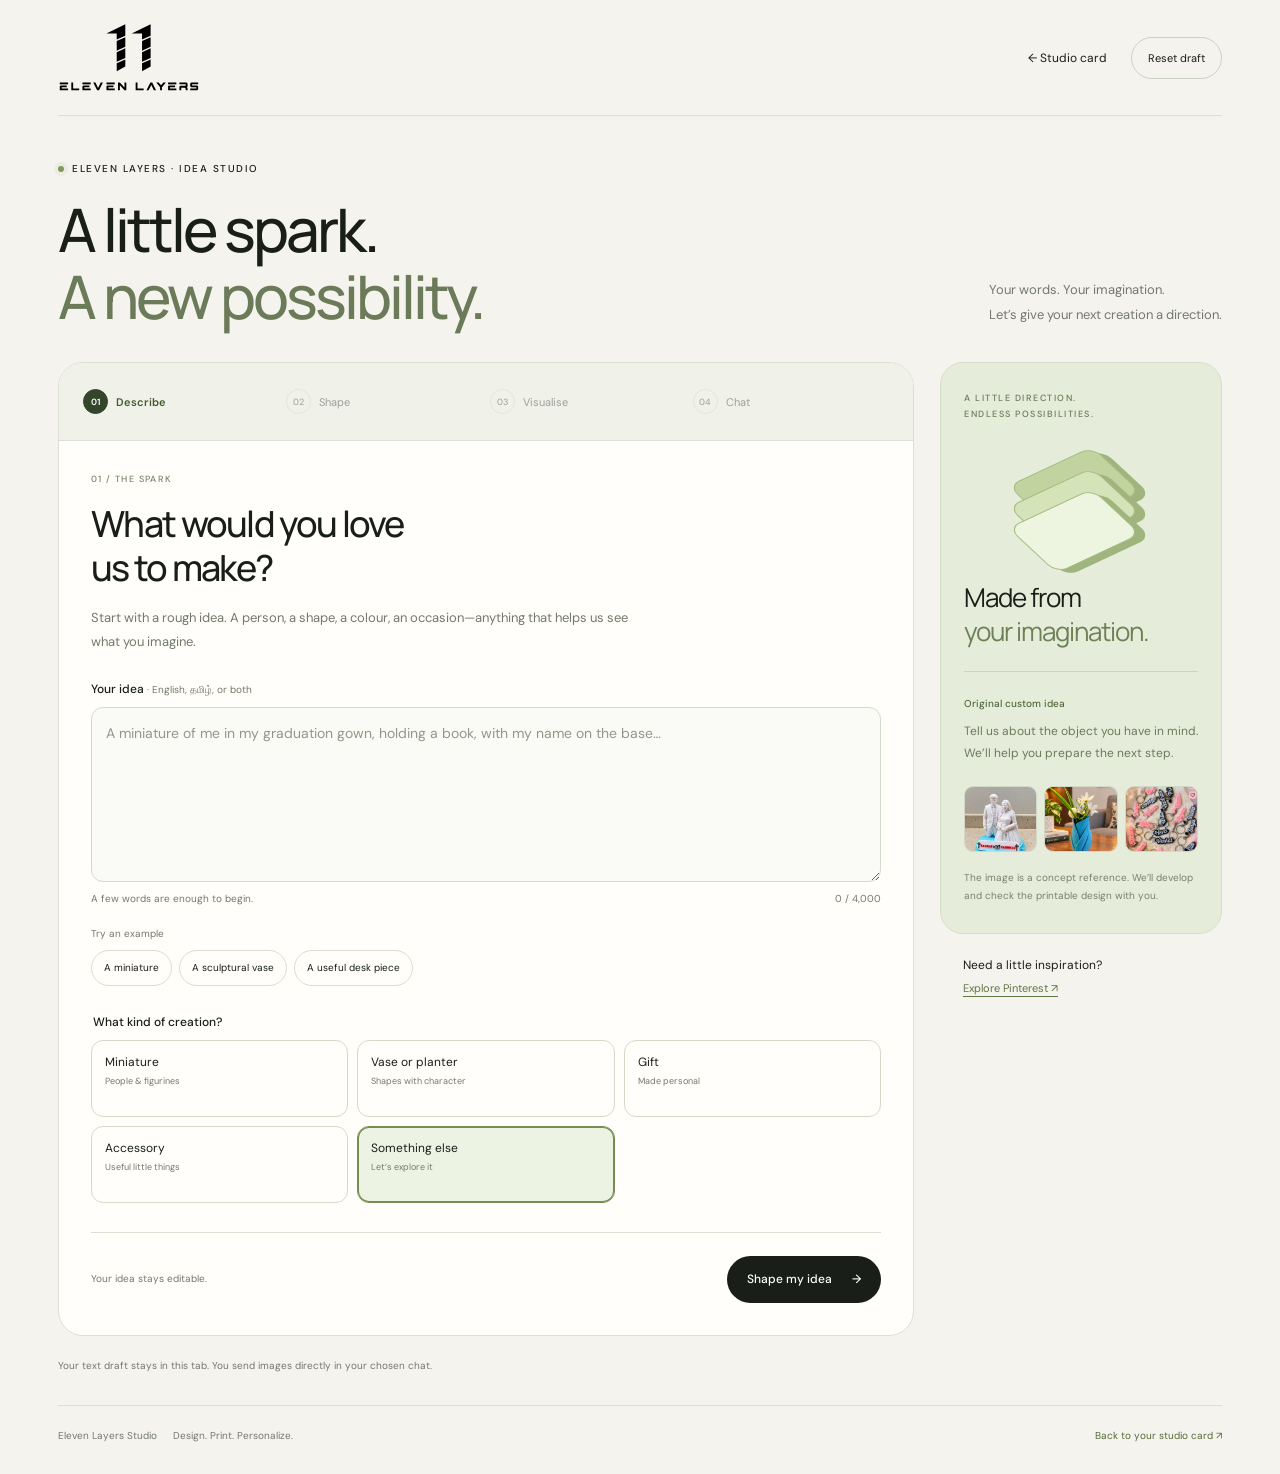
<file: idea-studio/index.html>
<!doctype html>
<html lang="en">
<head>
  <meta charset="utf-8">
  <meta name="viewport" content="width=device-width,initial-scale=1">
  <meta name="theme-color" content="#f5f3ee">
  <title>Idea Studio — Eleven Layers</title>
  <meta name="description" content="Turn a rough idea into a clear image prompt. Visualise it in your own ChatGPT account, then discuss your custom 3D printed creation with Eleven Layers.">
  <link rel="canonical" href="https://visvaguru21.github.io/idea-studio/">
  <link rel="preconnect" href="https://fonts.googleapis.com">
  <link rel="preconnect" href="https://fonts.gstatic.com" crossorigin>
  <link href="https://fonts.googleapis.com/css2?family=DM+Sans:wght@400;500;600;700&family=Manrope:wght@400;500;600;700;800&display=swap" rel="stylesheet">
  <link rel="stylesheet" href="studio.css">
  <script type="module" src="studio.mjs"></script>
</head>
<body>
  <a class="skip" href="#main">Skip to Idea Studio</a>
  <div class="page-shell">
    <header class="site-header">
      <a class="brand" href="../" aria-label="Eleven Layers studio card"><img src="mark.svg" alt="Eleven Layers" width="160" height="80"></a>
      <div class="header-actions"><a class="back-link" href="../">← Studio card</a><button class="quiet-button" id="reset-draft" type="button">Reset draft</button></div>
    </header>
    <main id="main">
      <div class="page-intro"><div><p class="eyebrow"><span class="live-dot" aria-hidden="true"></span>Eleven Layers · Idea Studio</p><h1>A little spark.<br><span>A new possibility.</span></h1></div><p class="intro-note">Your words. Your imagination.<br>Let’s give your next creation a direction.</p></div>
      <div id="draft-notice" class="notice" hidden></div>
      <noscript><p class="notice">Idea Studio needs JavaScript to prepare prompts. You can also <a href="https://wa.me/916369211299">share your idea on WhatsApp</a>.</p></noscript>
      <div class="studio-grid">
        <div class="studio-card">
          <nav class="step-nav" aria-label="Idea Studio steps"><ol>
            <li><button type="button" data-step="1" aria-current="step"><span>01</span>Describe</button></li>
            <li><button type="button" data-step="2" disabled><span>02</span>Shape</button></li>
            <li><button type="button" data-step="3" disabled><span>03</span>Visualise</button></li>
            <li><button type="button" data-step="4" disabled><span>04</span>Chat</button></li>
          </ol></nav>
          <div class="card-content">
            <p id="error-message" class="notice error" role="alert" hidden></p>
            <section class="studio-step" id="step-1" aria-labelledby="heading-1">
              <p class="step-kicker">01 / THE SPARK</p><h2 id="heading-1" tabindex="-1">What would you love<br>us to make?</h2><p class="step-copy">Start with a rough idea. A person, a shape, a colour, an occasion—anything that helps us see what you imagine.</p>
              <form id="describe-form">
                <label for="idea-description">Your idea <span>· English, தமிழ், or both</span></label>
                <textarea id="idea-description" rows="6" maxlength="4000" required placeholder="A miniature of me in my graduation gown, holding a book, with my name on the base…" aria-describedby="idea-help idea-count"></textarea>
                <div class="field-meta"><span id="idea-help">A few words are enough to begin.</span><span id="idea-count">0 / 4,000</span></div>
                <div class="sample-row"><span>Try an example</span><button type="button" data-example="miniature">A miniature</button><button type="button" data-example="vase">A sculptural vase</button><button type="button" data-example="accessory">A useful desk piece</button></div>
                <fieldset class="category-fieldset"><legend>What kind of creation?</legend><div class="category-options">
                  <label><input type="radio" name="category" value="miniature"><span>Miniature<span>People &amp; figurines</span></span></label>
                  <label><input type="radio" name="category" value="vase"><span>Vase or planter<span>Shapes with character</span></span></label>
                  <label><input type="radio" name="category" value="gift"><span>Gift<span>Made personal</span></span></label>
                  <label><input type="radio" name="category" value="accessory"><span>Accessory<span>Useful little things</span></span></label>
                  <label><input type="radio" name="category" value="custom" checked><span>Something else<span>Let’s explore it</span></span></label>
                </div></fieldset>
                <div class="step-actions"><span class="small-note">Your idea stays editable.</span><button class="button primary" type="submit">Shape my idea <span aria-hidden="true">→</span></button></div>
              </form>
            </section>
            <section class="studio-step" id="step-2" aria-labelledby="heading-2" hidden>
              <p class="step-kicker">02 / MAKE IT YOURS</p><h2 id="heading-2" tabindex="-1">A few details.<br>A clearer direction.</h2><p class="step-copy">Share what you know. You can leave every detail below blank.</p>
              <form id="shape-form">
                <div id="primary-fields" class="details-grid"></div>
                <details class="more-details"><summary>More details <span>colour, style, personalisation…</span></summary><div id="extra-fields" class="details-grid"></div></details>
                <div id="reference-field" class="reference-field" hidden><label for="reference-mode">How should the figure look?</label><select id="reference-mode"><option value="unspecified">I’m not sure yet</option><option value="will_attach">I’ll attach a reference photo in ChatGPT</option><option value="fictional">Make an original fictional figure</option></select><p class="field-help">A recognisable miniature needs a reference photo. Attach it in your ChatGPT chat when you generate the image.</p></div>
                <div class="step-actions"><button class="text-button" type="button" data-back="1">← Back</button><button class="button primary" type="submit">Prepare my prompt <span aria-hidden="true">→</span></button></div>
              </form>
            </section>
            <section class="studio-step" id="step-3" aria-labelledby="heading-3" hidden>
              <p class="step-kicker">03 / SEE THE POSSIBILITY</p><h2 id="heading-3" tabindex="-1">Ready for<br>your imagination.</h2><p class="step-copy">Your idea, shaped into a prompt. Give it a read and make any changes you like.</p>
              <div id="prompt-notices" class="notice subtle" hidden></div>
              <label for="prepared-prompt">Your image prompt <span>· editable</span></label><textarea id="prepared-prompt" rows="10" maxlength="20000" spellcheck="false"></textarea>
              <div class="utility-row"><button type="button" id="copy-prompt">Copy prompt</button><button type="button" id="select-prompt">Select text</button><button type="button" id="download-brief">Download my brief</button><button type="button" id="rebuild-prompt">Rebuild prompt</button></div>
              <button class="button primary wide" type="button" id="open-chatgpt">Copy prompt &amp; open ChatGPT <span aria-hidden="true">↗</span></button>
              <p class="account-note">Uses your own ChatGPT account and available image allowance.</p>
              <div class="handoff-guide"><p class="eyebrow">A small detour, then come back</p><ol><li>Paste the prompt into a new ChatGPT chat. Attach a reference photo if needed.</li><li>Generate, refine, and download the image you like.</li><li>Return to this tab to prepare your enquiry.</li></ol><a href="https://chatgpt.com/" target="_blank" rel="noopener noreferrer" class="inline-link">Open ChatGPT separately ↗</a></div>
              <button class="button secondary wide" type="button" id="have-image">I have my image — continue <span aria-hidden="true">→</span></button><div class="split-links"><button type="button" class="text-button" data-back="2">← Back</button><button type="button" class="text-button" id="skip-image">Continue without an AI image</button></div>
            </section>
            <section class="studio-step" id="step-4" aria-labelledby="heading-4" hidden>
              <p class="step-kicker">04 / LET’S MAKE IT REAL</p><h2 id="heading-4" tabindex="-1">From your idea<br>to our conversation.</h2><p class="step-copy" id="chat-image-note">Choose where you’d like to discuss your idea. Attach your downloaded image directly in that chat.</p>
              <form id="chat-form">
                <details class="more-details order-details"><summary>Add a few requirements <span>optional</span></summary><div class="details-grid"><div><label for="order-quantity">Quantity</label><input id="order-quantity" type="number" min="1" max="100000" step="1" inputmode="numeric" placeholder="Not sure yet"></div><div><label for="order-date">Needed by</label><input id="order-date" type="date"></div><div class="full-field"><label for="order-budget">Approximate budget</label><input id="order-budget" type="text" maxlength="100" placeholder="Per piece or for the whole order"></div><div class="full-field"><label for="order-notes">Anything else?</label><textarea id="order-notes" rows="3" maxlength="1500" placeholder="An occasion, a colour, or something we should know…"></textarea></div></div></details>
                <label for="enquiry-text">Your enquiry <span>· review and edit</span></label><textarea id="enquiry-text" rows="7" maxlength="20000"></textarea>
                <div id="enquiry-stale" class="notice" hidden><p>Your requirements changed. Would you like to update the enquiry or keep your edited wording?</p><div class="utility-row"><button type="button" id="update-enquiry">Update enquiry</button><button type="button" id="keep-enquiry">Keep my edited text</button></div></div>
                <div class="utility-row"><button id="copy-enquiry" type="button">Copy enquiry</button><button id="select-enquiry" type="button">Select text</button></div>
                <div class="chat-actions"><button class="button primary" type="button" data-chat="whatsapp" id="whatsapp-action">Continue on WhatsApp <span aria-hidden="true">↗</span></button><button class="button secondary" type="button" data-chat="instagram">Copy enquiry &amp; open Instagram <span aria-hidden="true">↗</span></button></div>
                <p class="form-note">In Instagram, tap <strong>Message</strong> and paste your enquiry.<br>Attach your image and review the message before sending in either chat.</p>
                <div id="chat-result" class="notice subtle" hidden><strong>Continue in your chat</strong><p id="chat-result-copy"></p><a id="chat-fallback" class="inline-link" target="_blank" rel="noopener noreferrer">Open chat ↗</a></div>
                <div class="step-actions"><button class="text-button" type="button" data-back="3">← Back</button><span class="small-note">We’ll confirm design, price, and timing in chat.</span></div>
              </form>
            </section>
            <p id="status-message" class="status-message" role="status" aria-live="polite"></p>
          </div>
        </div>
        <aside class="studio-aside" aria-label="Your idea summary"><div class="aside-card"><p class="eyebrow">A little direction.<br>Endless possibilities.</p><div class="layer-mark" aria-hidden="true"><i></i><i></i><i></i></div><p class="aside-heading">Made from<br><em>your imagination.</em></p><div class="idea-summary"><span id="summary-category">Original custom idea</span><p id="summary-text">Tell us about the object you have in mind. We’ll help you prepare the next step.</p></div><div class="studio-images"><img src="../assets/studio-03.jpg" alt="Personalized miniature by Eleven Layers" width="100" height="100" loading="lazy"><img src="../assets/studio-24.jpg" alt="Twisted vase shared by Eleven Layers" width="100" height="100" loading="lazy"><img src="../assets/studio-07.jpg" alt="Personalized name keychains" width="100" height="100" loading="lazy"></div><p class="aside-note">The image is a concept reference. We’ll develop and check the printable design with you.</p></div><a class="pinterest-link" href="https://in.pinterest.com/search/pins/?q=trending%203d%20printed%20ideas&amp;rs=typed" target="_blank" rel="noopener noreferrer">Need a little inspiration?<span>Explore Pinterest ↗</span></a></aside>
      </div>
      <p class="privacy-note">Your text draft stays in this tab. You send images directly in your chosen chat.</p>
    </main>
    <footer>Eleven Layers Studio <span>Design. Print. Personalize.</span><a href="../">Back to your studio card ↗</a></footer>
  </div>
  <dialog id="confirm-dialog" aria-labelledby="confirm-title"><h2 id="confirm-title">Clear this draft?</h2><p id="confirm-copy"></p><div class="dialog-actions"><button type="button" class="button secondary" id="confirm-cancel">Keep my draft</button><button type="button" class="button primary" id="confirm-accept">Clear draft</button></div></dialog>
  <dialog id="prompt-dialog" aria-labelledby="prompt-dialog-title"><h2 id="prompt-dialog-title">Keep your edited prompt?</h2><p>Your idea or details have changed. You can keep your wording or rebuild the prompt from the updated details.</p><div class="dialog-actions"><button type="button" class="button secondary" id="prompt-keep">Keep my edited prompt</button><button type="button" class="button primary" id="prompt-rebuild">Rebuild from details</button></div><button type="button" class="text-button" id="prompt-cancel">Stay here</button></dialog>
</body>
</html>
</file>
<file: idea-studio/studio.css>
:root{--paper:#f5f3ee;--ink:#191e18;--muted:#73796c;--line:#dce0d3;--sage:#e9eedf;--lime:#daeeae;--dark:#34452c;--white:#fffefa}*{box-sizing:border-box}body{margin:0;color:var(--ink);background:var(--paper);font-family:'DM Sans',sans-serif;-webkit-font-smoothing:antialiased}html{scroll-behavior:smooth}button,input,select,textarea{font:inherit}button,a{-webkit-tap-highlight-color:transparent}button{cursor:pointer;color:inherit}a{color:inherit;text-decoration:none}button:focus-visible,a:focus-visible,input:focus-visible,select:focus-visible,textarea:focus-visible,summary:focus-visible{outline:3px solid #718d45;outline-offset:4px}[hidden]{display:none!important}.skip{position:fixed;top:-100px;left:16px;z-index:100;padding:14px 20px;background:var(--ink);color:white;border-radius:10px}.skip:focus{top:12px}.page-shell{max-width:1260px;margin:auto;padding:0 48px}.site-header{display:flex;justify-content:space-between;align-items:center;min-height:116px;border-bottom:1px solid var(--line);gap:20px}.brand{display:block;width:142px}.brand img{width:100%;height:auto;display:block}.header-actions{display:flex;align-items:center;gap:24px}.back-link{font-size:12px}.back-link:hover{color:#536b35}.quiet-button{border:1px solid #ccd2c3;background:none;border-radius:30px;padding:11px 16px;font-size:11px;min-height:42px}.quiet-button:hover{background:white}.page-intro{display:flex;justify-content:space-between;align-items:flex-end;padding:44px 0 32px;gap:24px}.eyebrow{font-size:10px;line-height:1.7;letter-spacing:1.5px;text-transform:uppercase;font-weight:500;margin:0}.live-dot{display:inline-block;width:6px;height:6px;background:#819a59;border-radius:50%;margin-right:8px;box-shadow:0 0 0 4px #819a5914}h1,h2,.aside-heading{font-family:Manrope,sans-serif}h1{font-size:clamp(42px,4.9vw,60px);line-height:1.12;letter-spacing:-3px;font-weight:500;margin:19px 0 0}h1 span{color:#6b7a58}.intro-note{font-size:13px;line-height:1.9;color:var(--muted);margin:0 0 3px}.studio-grid{display:grid;grid-template-columns:minmax(0,1fr) 282px;gap:26px;align-items:start}.studio-card{background:var(--white);border:1px solid var(--line);border-radius:25px;min-width:0;overflow:hidden}.step-nav{background:#f0f2e9;border-bottom:1px solid var(--line);padding:17px 24px}.step-nav ol{display:grid;grid-template-columns:repeat(4,minmax(0,1fr));gap:7px;list-style:none;padding:0;margin:0}.step-nav button{border:0;background:none;display:flex;align-items:center;gap:8px;width:100%;padding:9px 0;font-size:11px;text-align:left;min-height:40px;white-space:nowrap}.step-nav button>span{display:grid;place-items:center;width:25px;height:25px;border:1px solid #ced3c4;border-radius:50%;font-size:9px;flex-shrink:0}.step-nav button[aria-current=step]{font-weight:600;color:#425b2b}.step-nav button[aria-current=step]>span{background:var(--dark);color:#fff;border-color:var(--dark)}.step-nav button.is-complete>span{background:#dce9c6;border-color:#c8d6b2}.step-nav button:disabled{opacity:.38;cursor:default}.card-content{padding:32px}.step-kicker{font-size:9px;letter-spacing:1.4px;color:#78856b;margin:0 0 17px;font-weight:500}h2{font-size:36px;line-height:1.2;letter-spacing:-1.7px;font-weight:500;margin:0 0 17px}h2[tabindex]{outline:0}.step-copy{font-size:13px;line-height:1.85;color:var(--muted);margin:0 0 27px;max-width:540px}label,legend{display:block;font-size:12px;font-weight:500;margin:0 0 10px}label>span,legend>span{font-size:10px;color:var(--muted);font-weight:400}input[type=text],input[type=number],input[type=date],select,textarea{display:block;width:100%;min-width:0;border:1px solid #d4dacc;background:#fafbf6;color:var(--ink);border-radius:12px;padding:13px 14px;font-size:14px;min-height:46px}textarea{resize:vertical;line-height:1.75;min-height:150px}textarea::placeholder,input::placeholder{color:#92978b}.field-meta{display:flex;justify-content:space-between;gap:10px;font-size:10px;color:var(--muted);line-height:1.7;margin-top:8px}.field-meta span:last-child{white-space:nowrap}.sample-row{display:flex;flex-wrap:wrap;align-items:center;gap:7px;margin:20px 0 28px}.sample-row>span{width:100%;font-size:10px;color:var(--muted);margin-bottom:3px}.sample-row button{border:1px solid #d9dece;border-radius:20px;background:transparent;padding:9px 12px;font-size:10px;min-height:36px}.sample-row button:hover{background:var(--sage)}fieldset{border:0;margin:0;padding:0;min-width:0}.category-options{display:grid;grid-template-columns:repeat(3,minmax(0,1fr));gap:9px}.category-options label{margin:0;position:relative;cursor:pointer}.category-options input{position:absolute;opacity:0;width:1px;height:1px}.category-options label>span{display:flex;flex-direction:column;gap:5px;font-size:12px;color:var(--ink);min-height:77px;background:#fffefb;border:1px solid #d5dacb;border-radius:12px;padding:13px}.category-options label>span>span{font-size:9px;color:var(--muted);line-height:1.5}.category-options input:checked+span{background:#edf3e3;border-color:#758d53;box-shadow:inset 0 0 0 1px #758d53}.category-options input:focus-visible+span{outline:3px solid #718d45;outline-offset:3px}.step-actions{display:flex;justify-content:space-between;align-items:center;gap:18px;margin-top:29px;padding-top:23px;border-top:1px solid var(--line)}.button{display:inline-flex;align-items:center;justify-content:center;gap:20px;min-height:47px;padding:14px 19px;border-radius:30px;border:1px solid transparent;font-size:12px;font-weight:500;transition:background .18s,transform .18s}.button:hover{transform:translateY(-1px)}.button:disabled{opacity:.6;cursor:wait}.primary{background:var(--ink);color:#fff}.primary:hover{background:#3b4a31}.secondary{background:#edf2e3;border-color:#d3ddc5;color:#3e542f}.secondary:hover{background:#e3edcf}.wide{width:100%}.text-button{border:0;background:none;font-size:11px;padding:10px 0;min-height:40px;color:#536b36}.small-note{font-size:10px;color:var(--muted);line-height:1.6}.details-grid{display:grid;grid-template-columns:repeat(2,minmax(0,1fr));gap:21px 17px}.details-grid>.full-field{grid-column:1/-1}.details-grid>div label{line-height:1.6}.more-details{border-top:1px solid var(--line);border-bottom:1px solid var(--line);margin-top:25px}.more-details summary{font-size:12px;padding:17px 0;cursor:pointer;line-height:1.7}.more-details summary>span{color:var(--muted);font-size:10px;margin-left:5px}.more-details[open] .details-grid{padding-bottom:22px}.reference-field{margin-top:25px}.field-help{font-size:11px;line-height:1.75;color:var(--muted);margin:10px 0 0}.utility-row{display:flex;flex-wrap:wrap;gap:4px 18px;margin:8px 0 16px}.utility-row button{border:0;border-bottom:1px solid #b8c2a9;background:none;padding:8px 0 5px;font-size:10px;color:#536b36;min-height:32px}.utility-row button:hover{color:var(--ink)}#prepared-prompt{font-size:12px;min-height:280px;max-height:650px}#enquiry-text{font-size:13px;min-height:220px}.account-note{text-align:center;font-size:10px;color:var(--muted);line-height:1.7;margin:10px 0 23px}.handoff-guide{padding:22px;background:#f0f3e9;border:1px solid #dce3d0;border-radius:16px;margin-bottom:22px}.handoff-guide ol{padding-left:17px;margin:13px 0;font-size:12px;color:#68745b;line-height:1.8}.handoff-guide li+li{margin-top:6px}.inline-link{display:inline-flex;font-size:11px;border-bottom:1px solid #aab79a;padding:5px 0;color:#4d6535;min-height:30px;align-items:center}.split-links{display:flex;justify-content:space-between;align-items:center;gap:15px;margin-top:10px}.order-details{margin:0 0 25px}.order-details .details-grid{padding-top:5px}.order-details textarea{min-height:90px}.chat-actions{display:flex;flex-direction:column;gap:10px}.form-note{font-size:10px;color:var(--muted);line-height:1.8;text-align:center;margin:13px 0 0}.notice{padding:15px 18px;border:1px solid #ccd9ba;border-radius:13px;background:#ebf2df;font-size:12px;line-height:1.8;margin:0 0 20px;color:#4d6236}.notice p{margin:0 0 7px}.notice.error{border-color:#ddc1b0;background:#fff1e8;color:#824d36}.notice.subtle{background:#f1f5eb;border-color:#dce5d1}.notice .utility-row{margin-bottom:0}.status-message{font-size:12px;line-height:1.8;color:#4f6835;margin:22px 0 0;background:#edf3e3;border-radius:12px;padding:13px 16px}.status-message:empty{display:none}#chat-result{margin:20px 0 0}#chat-result strong{font-size:13px}#chat-result p{margin-top:8px}.studio-aside{position:sticky;top:25px;min-width:0}.aside-card{border:1px solid #d4ddc6;background:#e6ecda;border-radius:23px;padding:28px 23px}.aside-card .eyebrow{font-size:9px;color:#687958}.layer-mark{height:130px;position:relative;margin:14px 0 8px}.layer-mark i{position:absolute;width:93px;height:62px;left:64px;top:22px;background:#c1d39f;transform:rotate(-25deg) skewX(22deg);border-radius:12px;border:1px solid #a7bb83;box-shadow:5px 7px 0 #a0b47d}.layer-mark i:nth-child(2){top:43px;background:#d5e3b9;z-index:2}.layer-mark i:nth-child(3){top:64px;background:#edf4df;z-index:3}.aside-heading{font-size:26px;line-height:1.3;letter-spacing:-1px;margin:15px 0 22px}.aside-heading em{font-style:normal;color:#6e8156}.idea-summary{border-top:1px solid #ccd6bd;padding-top:19px}.idea-summary>span{font-size:10px;color:#52673c;font-weight:500}.idea-summary p{font-size:12px;line-height:1.9;color:#6b795e;margin:8px 0 0;display:-webkit-box;-webkit-line-clamp:5;-webkit-box-orient:vertical;overflow:hidden;overflow-wrap:anywhere}.studio-images{display:flex;gap:7px;margin-top:21px}.studio-images img{width:calc((100% - 14px)/3);height:66px;object-fit:cover;border-radius:9px;border:1px solid #d2d8c7}.aside-note{font-size:10px;line-height:1.8;color:#78826e;margin:17px 0 0}.pinterest-link{display:flex;flex-direction:column;gap:8px;padding:23px;font-size:12px}.pinterest-link span{font-size:11px;color:#607643;text-decoration:underline;text-underline-offset:4px}.privacy-note{font-size:10px;color:var(--muted);line-height:1.8;margin:21px 0 30px}footer{border-top:1px solid var(--line);padding:23px 0 32px;font-size:10px;display:flex;gap:16px;color:var(--muted)}footer>span{margin-right:auto}footer a{color:#536b36}dialog{border:1px solid var(--line);border-radius:22px;padding:28px;max-width:500px;width:calc(100% - 32px);background:var(--paper);color:var(--ink)}dialog::backdrop{background:#1c281bd1;backdrop-filter:blur(7px)}dialog h2{font-size:27px;margin:0 0 14px}dialog p{font-size:13px;line-height:1.8;color:var(--muted)}.dialog-actions{display:flex;gap:10px;flex-wrap:wrap;margin-top:23px}.dialog-actions .button{flex:1;font-size:11px;min-width:150px}#prompt-cancel{display:block;margin:12px auto 0}::selection{background:var(--lime)}
@media(max-width:1000px){.page-shell{padding:0 30px}.studio-grid{grid-template-columns:minmax(0,1fr) 235px;gap:20px}.card-content{padding:26px}.aside-card{padding:23px 19px}.aside-heading{font-size:23px}.layer-mark i{left:48px}.step-nav{padding:15px 20px}.step-nav button{font-size:10px;gap:5px}.intro-note{font-size:11px}}
@media(max-width:800px){.studio-grid{grid-template-columns:minmax(0,1fr)}.studio-aside{display:none}.page-intro{padding:31px 0 27px}.intro-note{display:none}.studio-card{max-width:760px}h1{font-size:46px}}
@media(max-width:600px){.page-shell{padding:0 19px}.site-header{min-height:91px}.brand{width:115px}.header-actions{gap:13px}.back-link{font-size:10px}.quiet-button{font-size:10px;padding:9px 11px;min-height:38px}.page-intro{padding:27px 0 25px}.eyebrow{font-size:9px;letter-spacing:1.1px}h1{font-size:39px;letter-spacing:-2.1px;margin-top:16px}.studio-card{border-radius:20px}.step-nav{padding:11px 13px}.step-nav ol{gap:5px}.step-nav button{font-size:9px;gap:5px;min-height:42px}.step-nav button>span{width:21px;height:21px;font-size:8px}.card-content{padding:25px 19px}.step-kicker{font-size:8px;margin-bottom:15px}h2{font-size:29px;letter-spacing:-1.1px;margin-bottom:15px}.step-copy{font-size:12px;line-height:1.85;margin-bottom:23px}label,legend{font-size:12px}label>span{display:block;margin-top:5px;font-size:9px}input[type=text],input[type=number],input[type=date],select,textarea{font-size:16px;padding:12px;min-height:46px;border-radius:11px}#prepared-prompt,#enquiry-text{font-size:16px;line-height:1.7;min-height:255px}.field-meta{font-size:9px;gap:8px}.sample-row{margin-top:17px;margin-bottom:23px}.sample-row button{font-size:9px;padding:9px 11px}.category-options{grid-template-columns:repeat(2,minmax(0,1fr));gap:9px}.category-options label:last-child{grid-column:1/-1}.category-options label>span{margin:0;min-height:72px;padding:13px;font-size:11px}.category-options label:last-child>span{min-height:58px}.category-options label>span>span{font-size:9px}.step-actions{margin-top:25px;padding-top:21px;flex-wrap:wrap;gap:13px}.step-actions .primary{width:100%;order:-1}.button{font-size:11px;padding:14px 16px;gap:14px;min-height:47px}.small-note{font-size:9px}.details-grid{gap:19px;grid-template-columns:minmax(0,1fr)}.details-grid>.full-field{grid-column:auto}.more-details{margin-top:22px}.more-details summary{font-size:11px;padding:16px 0}.more-details summary>span{font-size:9px}.utility-row{gap:4px 14px;margin-bottom:17px}.utility-row button{font-size:10px;min-height:38px}.handoff-guide{padding:18px}.handoff-guide ol{font-size:11px}.split-links{align-items:flex-start;gap:12px}.split-links .text-button:last-child{font-size:10px;text-align:right}.notice{font-size:11px;padding:13px 15px}.status-message{font-size:11px}.privacy-note{font-size:9px;margin-bottom:26px}footer{font-size:9px;flex-wrap:wrap;gap:10px;line-height:1.7}footer>span{margin-right:0}footer>a{width:100%}.order-details{margin-top:0}.order-details .details-grid{grid-template-columns:1fr 1fr;gap:17px 12px}.order-details .details-grid>.full-field{grid-column:1/-1}.order-details input{font-size:13px;min-width:0}.form-note{font-size:9px}dialog{padding:24px}dialog h2{font-size:25px}}
@media(prefers-reduced-motion:reduce){html{scroll-behavior:auto}*,*:before,*:after{transition:none!important;animation:none!important}}
</file>
